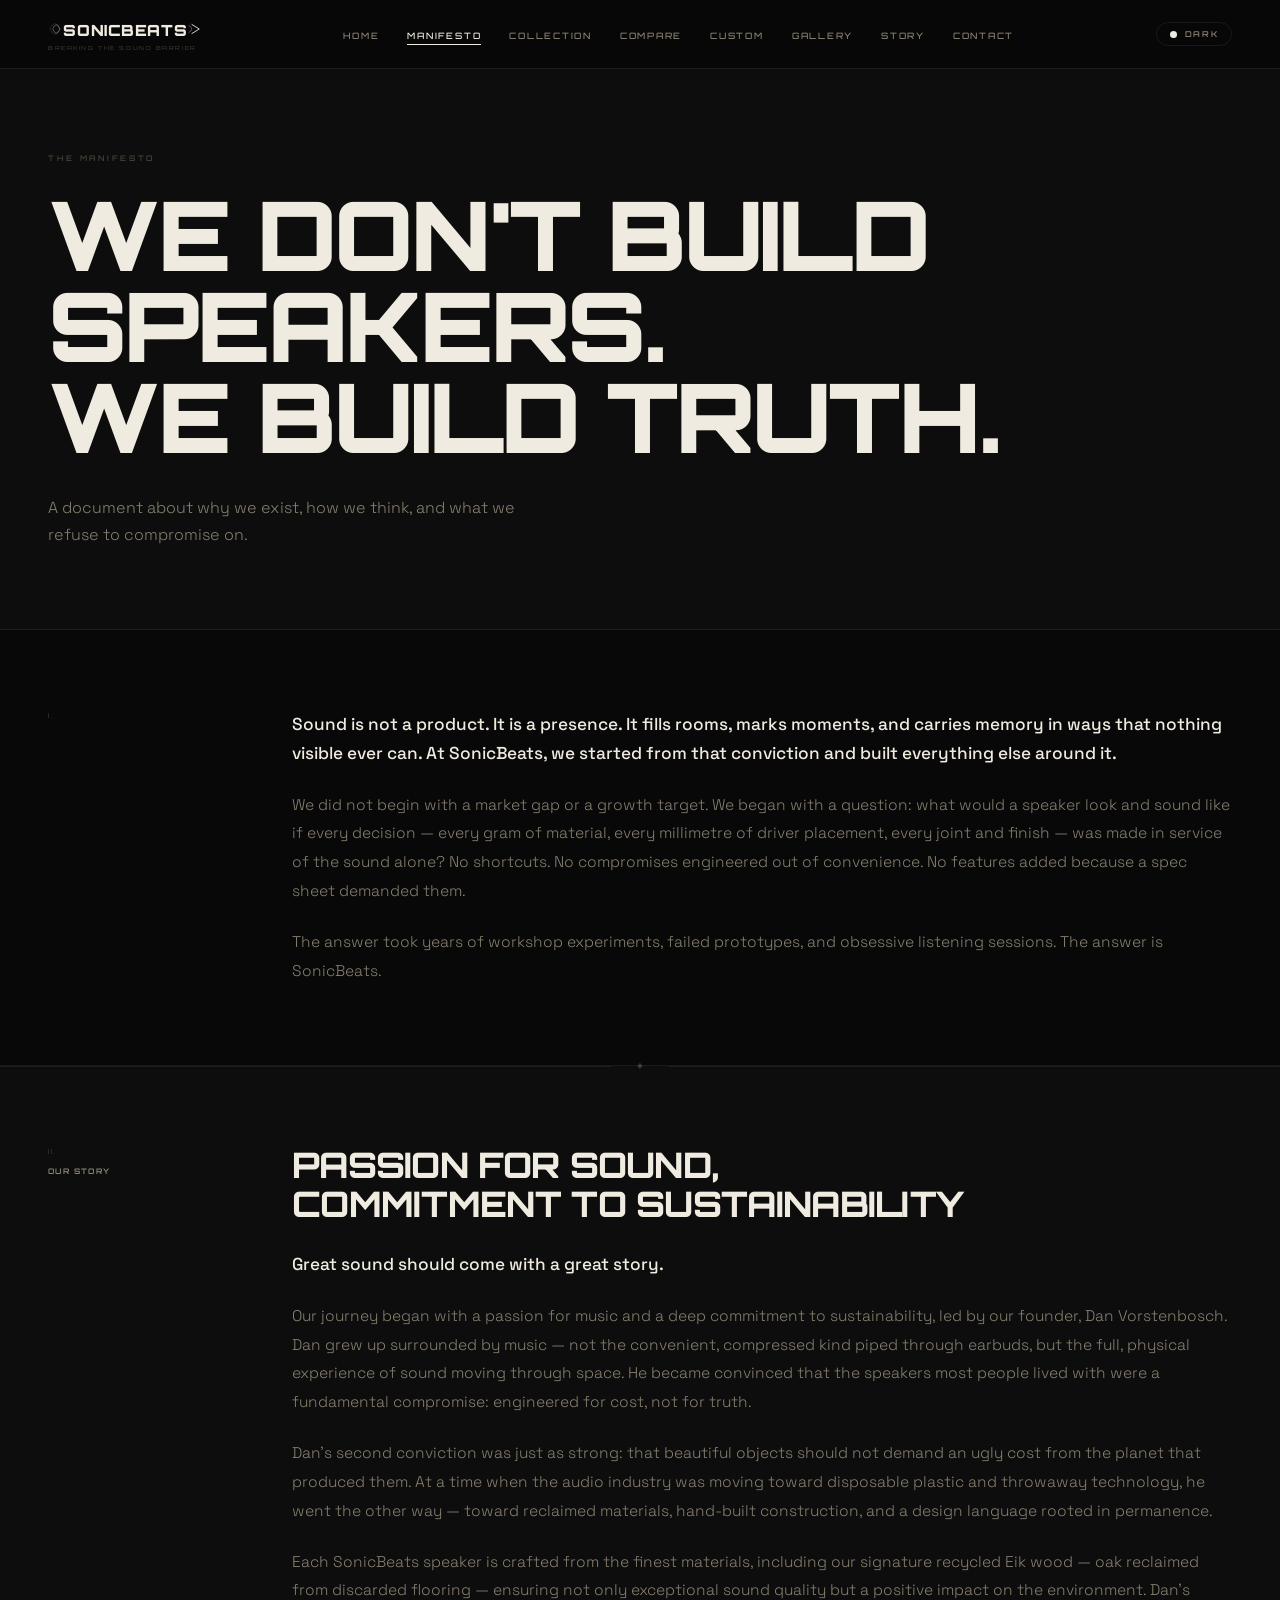
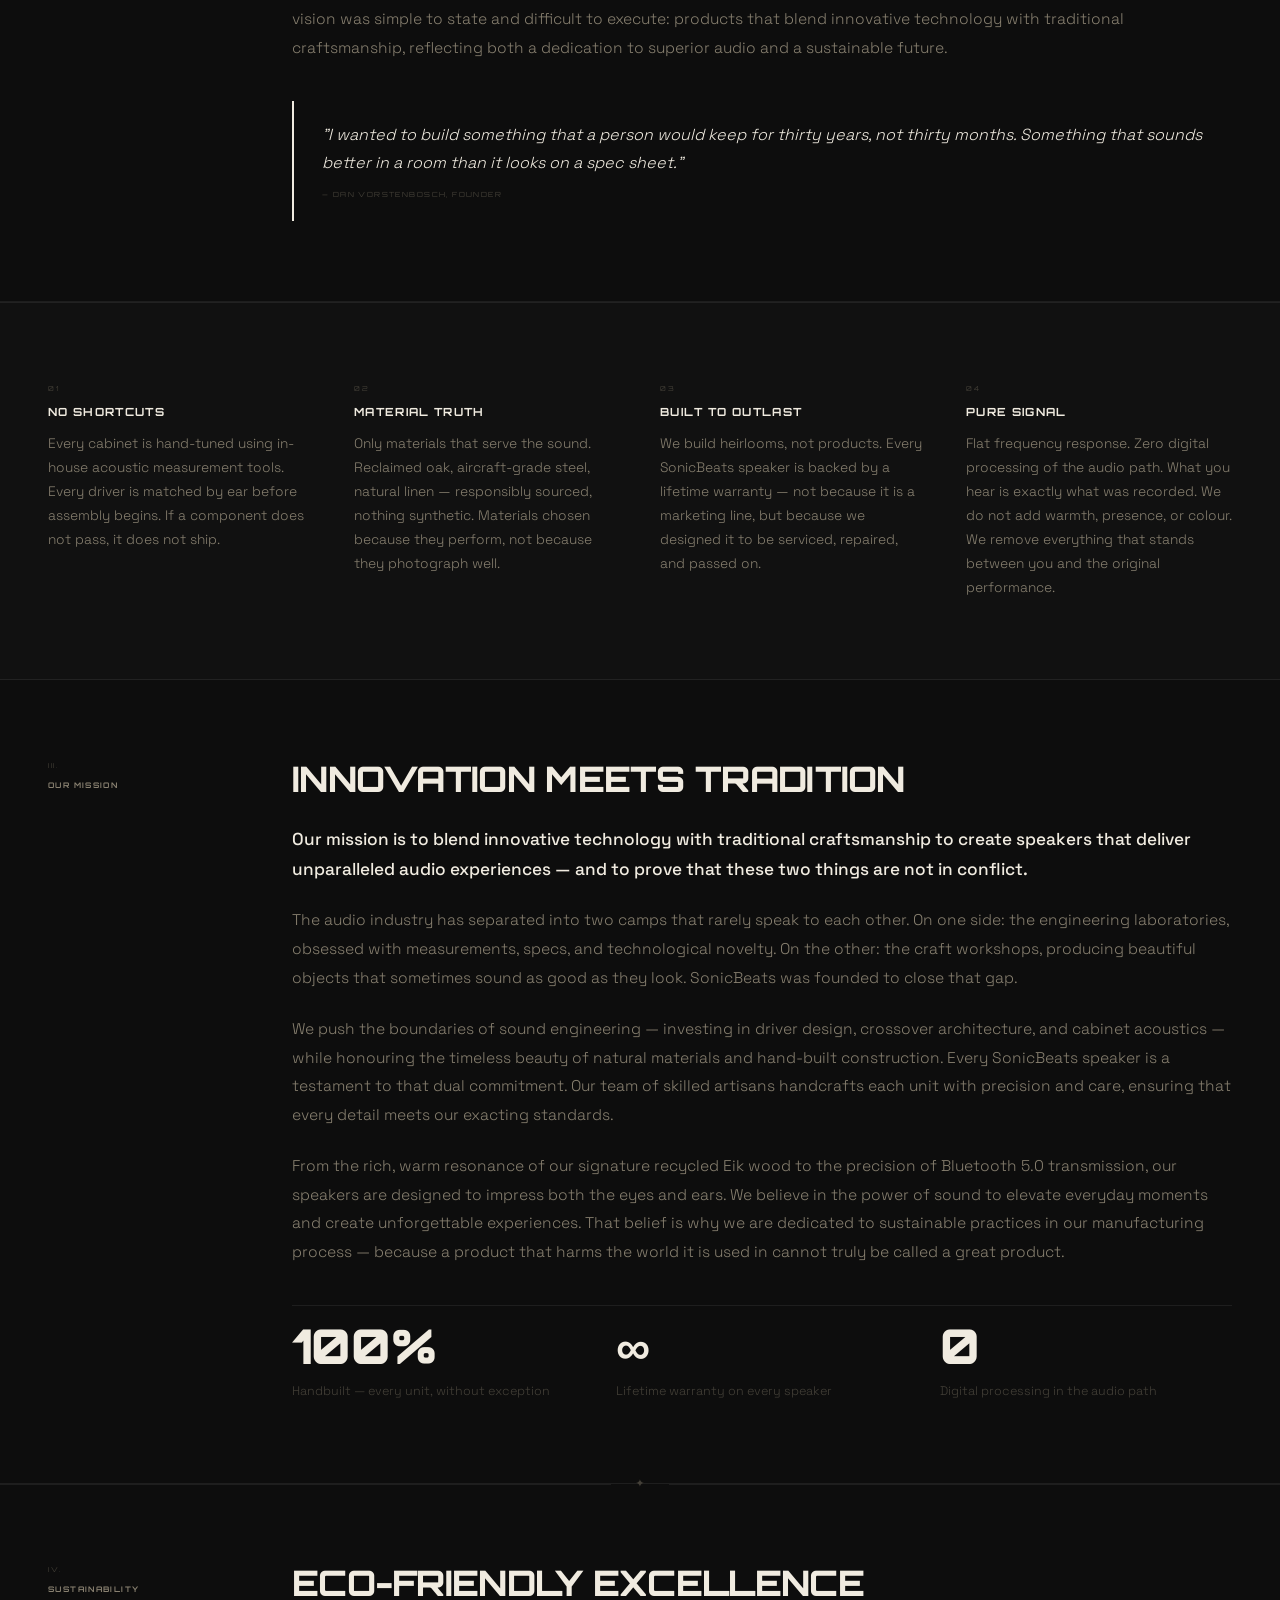
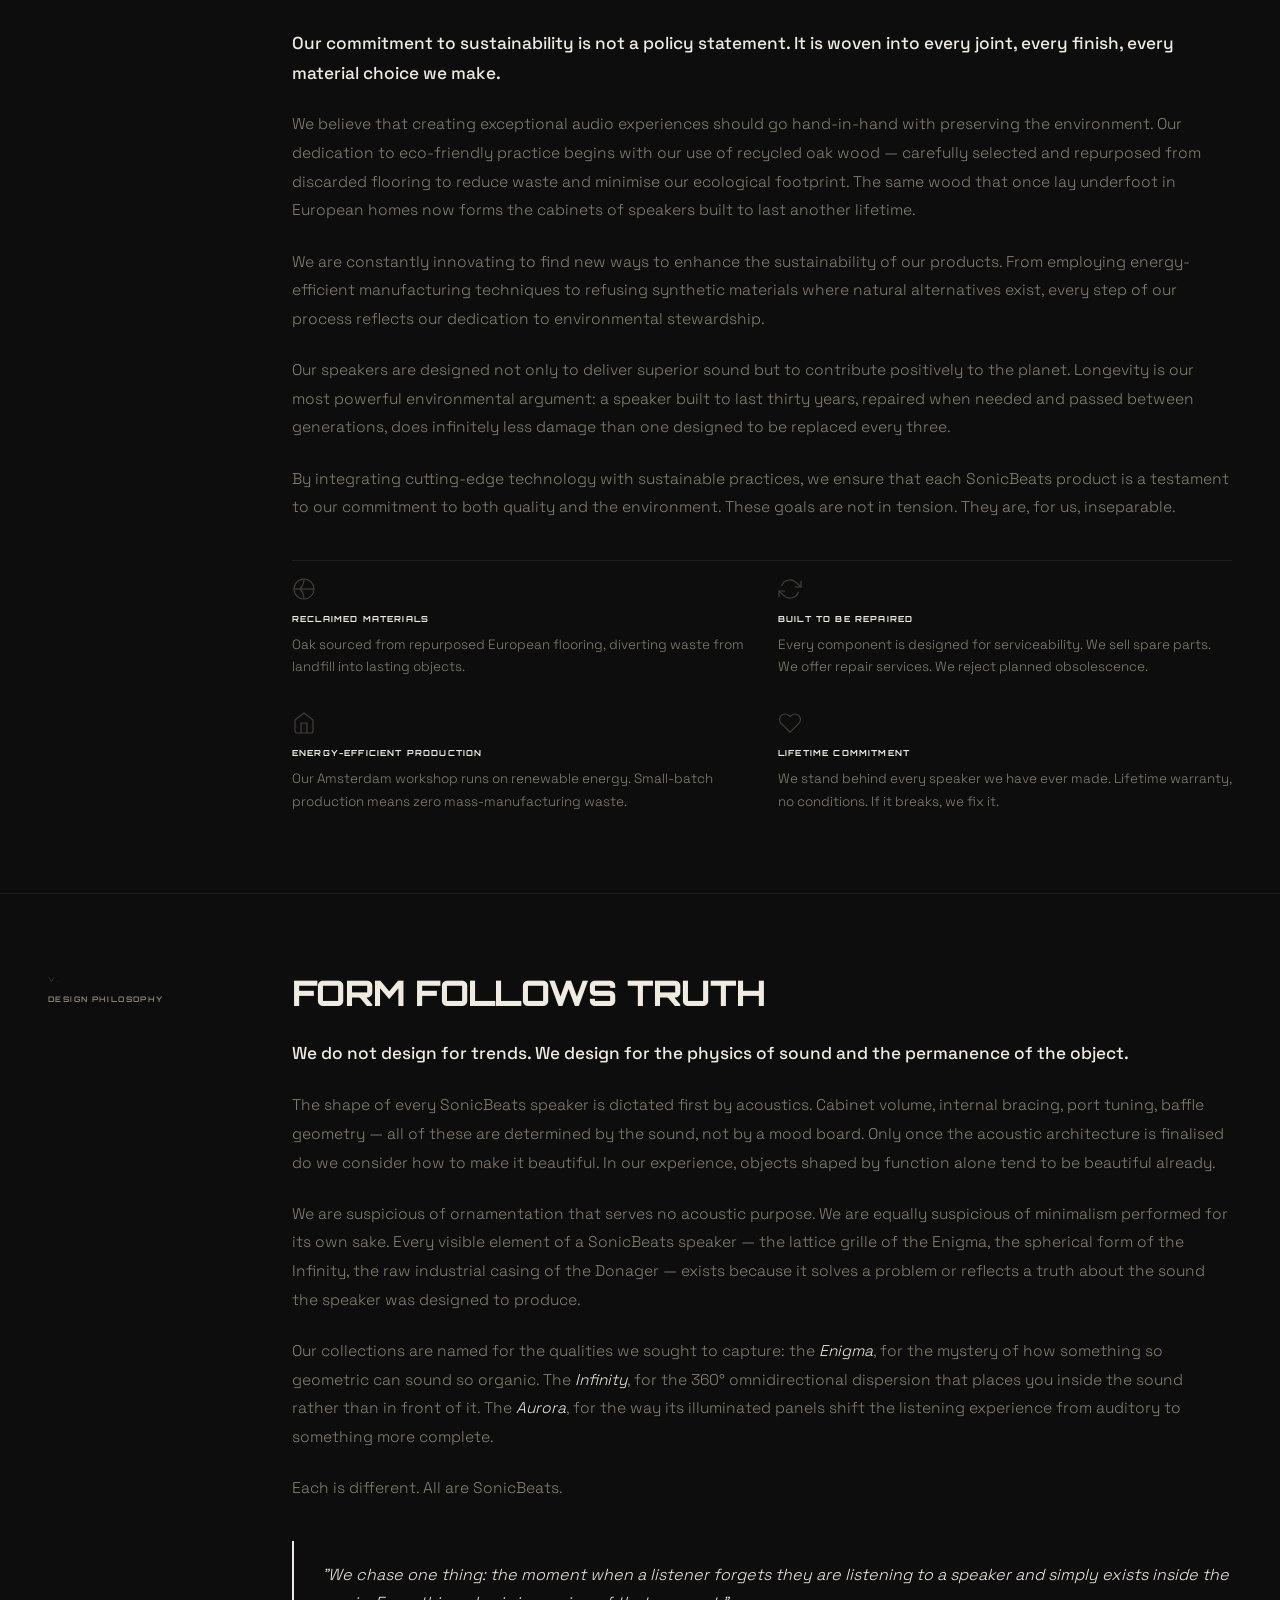
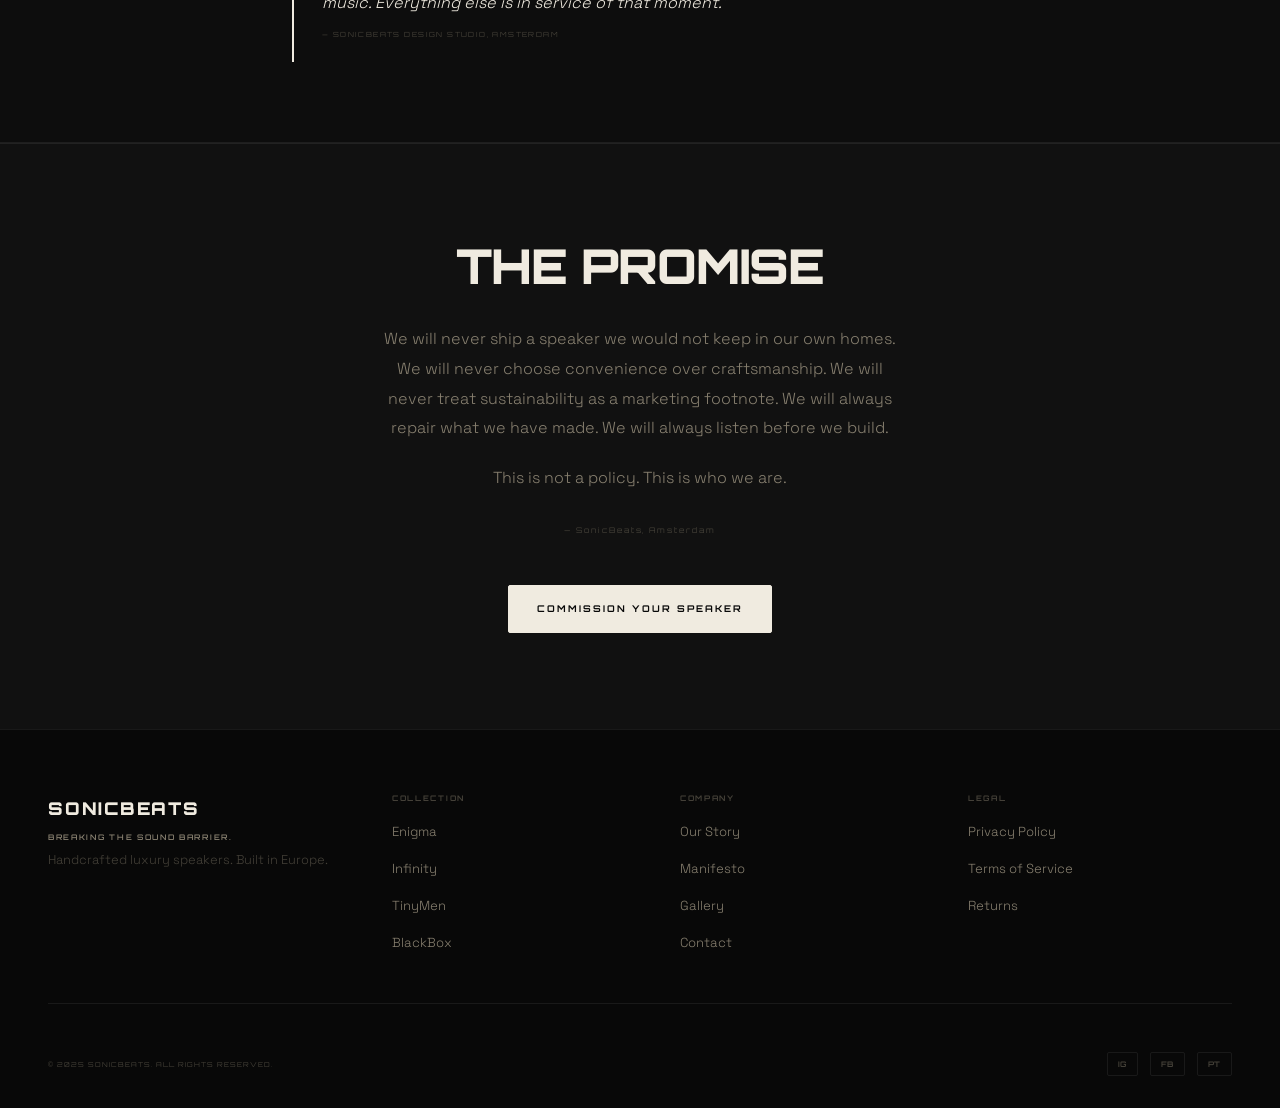
<file: manifesto.html>
<!DOCTYPE html>
<html lang="en" data-theme="dark">
<head>
  <meta charset="UTF-8" />
  <meta name="viewport" content="width=device-width, initial-scale=1.0" />
  <title>The Manifesto — SonicBeats</title>
  <meta name="description" content="The SonicBeats design philosophy — passion for sound, commitment to sustainability, and the pursuit of acoustic truth." />
  <link rel="preconnect" href="https://fonts.googleapis.com" />
  <link rel="preconnect" href="https://fonts.gstatic.com" crossorigin />
  <link href="https://fonts.googleapis.com/css2?family=Orbitron:wght@400;500;600;700;800;900&family=Space+Grotesk:wght@300;400;500&display=swap" rel="stylesheet" />
  <link rel="stylesheet" href="css/styles.css" />
  <link rel="stylesheet" href="css/manifesto.css" />
</head>
<body>

  <!-- ── NAV ──────────────────────────────────────────────────── -->
  <header id="site-header" class="site-header">
    <nav class="nav container" aria-label="Main navigation">
      <a href="index.html" class="nav__logo" aria-label="SonicBeats home">
        <svg class="nav__logo-svg" viewBox="0 0 260 44" fill="none" xmlns="http://www.w3.org/2000/svg" aria-hidden="true">
          <path d="M8,22 Q14,8 20,22 Q14,36 8,22" stroke="currentColor" stroke-width="1.2" fill="none" opacity="0.5"/>
          <path d="M3,22 Q12,4 21,22 Q12,40 3,22" stroke="currentColor" stroke-width="0.8" fill="none" opacity="0.3"/>
          <text x="26" y="34" font-family="'Orbitron',sans-serif" font-size="26" font-weight="900" fill="currentColor" letter-spacing="1">SONICBEATS</text>
          <path d="M243,14 L256,22 L243,30" stroke="currentColor" stroke-width="1.5" fill="none" stroke-linejoin="round"/>
          <path d="M238,16 Q249,22 238,28" stroke="currentColor" stroke-width="1" fill="none" opacity="0.6"/>
        </svg>
        <span class="nav__logo-tagline">BREAKING THE SOUND BARRIER</span>
      </a>

      <ul class="nav__links" role="list">
        <li><a href="index.html" class="nav__link">Home</a></li>
        <li><a href="manifesto.html" class="nav__link nav__link--active">Manifesto</a></li>
        <li><a href="index.html#collections" class="nav__link">Collection</a></li>
        <li><a href="index.html#compare" class="nav__link">Compare</a></li>
        <li><a href="index.html#custom" class="nav__link">Custom</a></li>
        <li><a href="gallery.html" class="nav__link">Gallery</a></li>
        <li><a href="index.html#story" class="nav__link">Story</a></li>
        <li><a href="index.html#contact" class="nav__link">Contact</a></li>
      </ul>

      <div class="nav__actions">
        <button class="theme-toggle" id="theme-toggle" aria-label="Toggle theme">
          <span class="theme-toggle__dot" aria-hidden="true"></span>
          <span class="theme-toggle__label" id="theme-label">DARK</span>
        </button>
        <button class="nav__hamburger" id="menu-toggle" aria-label="Open menu" aria-expanded="false">
          <span></span><span></span><span></span>
        </button>
      </div>
    </nav>

    <div class="mobile-menu" id="mobile-menu" aria-hidden="true">
      <ul role="list">
        <li><a href="index.html" class="mobile-menu__link">Home</a></li>
        <li><a href="manifesto.html" class="mobile-menu__link">Manifesto</a></li>
        <li><a href="index.html#collections" class="mobile-menu__link">Collection</a></li>
        <li><a href="index.html#compare" class="mobile-menu__link">Compare</a></li>
        <li><a href="index.html#custom" class="mobile-menu__link">Custom</a></li>
        <li><a href="gallery.html" class="mobile-menu__link">Gallery</a></li>
        <li><a href="index.html#story" class="mobile-menu__link">Story</a></li>
        <li><a href="index.html#contact" class="mobile-menu__link">Contact</a></li>
      </ul>
    </div>
  </header>

  <main>

    <!-- ── HERO ──────────────────────────────────────────────── -->
    <section class="mf-hero">
      <div class="mf-hero__inner container">
        <span class="mf-hero__label">THE MANIFESTO</span>
        <h1 class="mf-hero__title">We Don't Build<br />Speakers.<br />We Build Truth.</h1>
        <p class="mf-hero__deck">A document about why we exist, how we think, and what we refuse to compromise on.</p>
      </div>
      <div class="mf-hero__line" aria-hidden="true"></div>
    </section>

    <!-- ── OPENING STATEMENT ──────────────────────────────────── -->
    <section class="mf-section mf-opening">
      <div class="container mf-col">
        <div class="mf-col__aside">
          <span class="mf-aside-label">I.</span>
        </div>
        <div class="mf-col__body">
          <p class="mf-lead">Sound is not a product. It is a presence. It fills rooms, marks moments, and carries memory in ways that nothing visible ever can. At SonicBeats, we started from that conviction and built everything else around it.</p>
          <p>We did not begin with a market gap or a growth target. We began with a question: what would a speaker look and sound like if every decision — every gram of material, every millimetre of driver placement, every joint and finish — was made in service of the sound alone? No shortcuts. No compromises engineered out of convenience. No features added because a spec sheet demanded them.</p>
          <p>The answer took years of workshop experiments, failed prototypes, and obsessive listening sessions. The answer is SonicBeats.</p>
        </div>
      </div>
    </section>

    <!-- ── DIVIDER ─────────────────────────────────────────────── -->
    <div class="mf-divider container" aria-hidden="true">
      <span>✦</span>
    </div>

    <!-- ── OUR STORY ──────────────────────────────────────────── -->
    <section class="mf-section">
      <div class="container mf-col">
        <div class="mf-col__aside">
          <span class="mf-aside-label">II.</span>
          <span class="mf-aside-title">Our Story</span>
        </div>
        <div class="mf-col__body">
          <h2 class="mf-heading">Passion for Sound,<br />Commitment to Sustainability</h2>
          <p class="mf-lead">Great sound should come with a great story.</p>
          <p>Our journey began with a passion for music and a deep commitment to sustainability, led by our founder, Dan Vorstenbosch. Dan grew up surrounded by music — not the convenient, compressed kind piped through earbuds, but the full, physical experience of sound moving through space. He became convinced that the speakers most people lived with were a fundamental compromise: engineered for cost, not for truth.</p>
          <p>Dan's second conviction was just as strong: that beautiful objects should not demand an ugly cost from the planet that produced them. At a time when the audio industry was moving toward disposable plastic and throwaway technology, he went the other way — toward reclaimed materials, hand-built construction, and a design language rooted in permanence.</p>
          <p>Each SonicBeats speaker is crafted from the finest materials, including our signature recycled Eik wood — oak reclaimed from discarded flooring — ensuring not only exceptional sound quality but a positive impact on the environment. Dan's vision was simple to state and difficult to execute: products that blend innovative technology with traditional craftsmanship, reflecting both a dedication to superior audio and a sustainable future.</p>
          <blockquote class="mf-quote">
            "I wanted to build something that a person would keep for thirty years, not thirty months. Something that sounds better in a room than it looks on a spec sheet."
            <cite>— Dan Vorstenbosch, Founder</cite>
          </blockquote>
        </div>
      </div>
    </section>

    <!-- ── PRINCIPLES STRIP ───────────────────────────────────── -->
    <section class="mf-principles">
      <div class="container">
        <div class="mf-principles__grid">
          <div class="mf-principle">
            <span class="mf-principle__num">01</span>
            <h3 class="mf-principle__title">No Shortcuts</h3>
            <p>Every cabinet is hand-tuned using in-house acoustic measurement tools. Every driver is matched by ear before assembly begins. If a component does not pass, it does not ship.</p>
          </div>
          <div class="mf-principle">
            <span class="mf-principle__num">02</span>
            <h3 class="mf-principle__title">Material Truth</h3>
            <p>Only materials that serve the sound. Reclaimed oak, aircraft-grade steel, natural linen — responsibly sourced, nothing synthetic. Materials chosen because they perform, not because they photograph well.</p>
          </div>
          <div class="mf-principle">
            <span class="mf-principle__num">03</span>
            <h3 class="mf-principle__title">Built to Outlast</h3>
            <p>We build heirlooms, not products. Every SonicBeats speaker is backed by a lifetime warranty — not because it is a marketing line, but because we designed it to be serviced, repaired, and passed on.</p>
          </div>
          <div class="mf-principle">
            <span class="mf-principle__num">04</span>
            <h3 class="mf-principle__title">Pure Signal</h3>
            <p>Flat frequency response. Zero digital processing of the audio path. What you hear is exactly what was recorded. We do not add warmth, presence, or colour. We remove everything that stands between you and the original performance.</p>
          </div>
        </div>
      </div>
    </section>

    <!-- ── OUR MISSION ────────────────────────────────────────── -->
    <section class="mf-section">
      <div class="container mf-col">
        <div class="mf-col__aside">
          <span class="mf-aside-label">III.</span>
          <span class="mf-aside-title">Our Mission</span>
        </div>
        <div class="mf-col__body">
          <h2 class="mf-heading">Innovation Meets Tradition</h2>
          <p class="mf-lead">Our mission is to blend innovative technology with traditional craftsmanship to create speakers that deliver unparalleled audio experiences — and to prove that these two things are not in conflict.</p>
          <p>The audio industry has separated into two camps that rarely speak to each other. On one side: the engineering laboratories, obsessed with measurements, specs, and technological novelty. On the other: the craft workshops, producing beautiful objects that sometimes sound as good as they look. SonicBeats was founded to close that gap.</p>
          <p>We push the boundaries of sound engineering — investing in driver design, crossover architecture, and cabinet acoustics — while honouring the timeless beauty of natural materials and hand-built construction. Every SonicBeats speaker is a testament to that dual commitment. Our team of skilled artisans handcrafts each unit with precision and care, ensuring that every detail meets our exacting standards.</p>
          <p>From the rich, warm resonance of our signature recycled Eik wood to the precision of Bluetooth 5.0 transmission, our speakers are designed to impress both the eyes and ears. We believe in the power of sound to elevate everyday moments and create unforgettable experiences. That belief is why we are dedicated to sustainable practices in our manufacturing process — because a product that harms the world it is used in cannot truly be called a great product.</p>

          <div class="mf-stats">
            <div class="mf-stat">
              <span class="mf-stat__num">100%</span>
              <span class="mf-stat__label">Handbuilt — every unit, without exception</span>
            </div>
            <div class="mf-stat">
              <span class="mf-stat__num">∞</span>
              <span class="mf-stat__label">Lifetime warranty on every speaker</span>
            </div>
            <div class="mf-stat">
              <span class="mf-stat__num">0</span>
              <span class="mf-stat__label">Digital processing in the audio path</span>
            </div>
          </div>
        </div>
      </div>
    </section>

    <!-- ── DIVIDER ─────────────────────────────────────────────── -->
    <div class="mf-divider container" aria-hidden="true">
      <span>✦</span>
    </div>

    <!-- ── SUSTAINABILITY ─────────────────────────────────────── -->
    <section class="mf-section">
      <div class="container mf-col">
        <div class="mf-col__aside">
          <span class="mf-aside-label">IV.</span>
          <span class="mf-aside-title">Sustainability</span>
        </div>
        <div class="mf-col__body">
          <h2 class="mf-heading">Eco-Friendly Excellence</h2>
          <p class="mf-lead">Our commitment to sustainability is not a policy statement. It is woven into every joint, every finish, every material choice we make.</p>
          <p>We believe that creating exceptional audio experiences should go hand-in-hand with preserving the environment. Our dedication to eco-friendly practice begins with our use of recycled oak wood — carefully selected and repurposed from discarded flooring to reduce waste and minimise our ecological footprint. The same wood that once lay underfoot in European homes now forms the cabinets of speakers built to last another lifetime.</p>
          <p>We are constantly innovating to find new ways to enhance the sustainability of our products. From employing energy-efficient manufacturing techniques to refusing synthetic materials where natural alternatives exist, every step of our process reflects our dedication to environmental stewardship.</p>
          <p>Our speakers are designed not only to deliver superior sound but to contribute positively to the planet. Longevity is our most powerful environmental argument: a speaker built to last thirty years, repaired when needed and passed between generations, does infinitely less damage than one designed to be replaced every three.</p>
          <p>By integrating cutting-edge technology with sustainable practices, we ensure that each SonicBeats product is a testament to our commitment to both quality and the environment. These goals are not in tension. They are, for us, inseparable.</p>

          <div class="mf-eco-pillars">
            <div class="mf-eco-pillar">
              <div class="mf-eco-pillar__icon" aria-hidden="true">
                <svg width="24" height="24" viewBox="0 0 24 24" fill="none" stroke="currentColor" stroke-width="1.2"><path d="M12 2a10 10 0 1 0 0 20A10 10 0 0 0 12 2z"/><path d="M12 2c0 5.5-4 10-4 10s4 4.5 4 10"/><path d="M2 12h20"/></svg>
              </div>
              <h4>Reclaimed Materials</h4>
              <p>Oak sourced from repurposed European flooring, diverting waste from landfill into lasting objects.</p>
            </div>
            <div class="mf-eco-pillar">
              <div class="mf-eco-pillar__icon" aria-hidden="true">
                <svg width="24" height="24" viewBox="0 0 24 24" fill="none" stroke="currentColor" stroke-width="1.2"><polyline points="23 4 23 10 17 10"/><polyline points="1 20 1 14 7 14"/><path d="M3.51 9a9 9 0 0 1 14.85-3.36L23 10M1 14l4.64 4.36A9 9 0 0 0 20.49 15"/></svg>
              </div>
              <h4>Built to Be Repaired</h4>
              <p>Every component is designed for serviceability. We sell spare parts. We offer repair services. We reject planned obsolescence.</p>
            </div>
            <div class="mf-eco-pillar">
              <div class="mf-eco-pillar__icon" aria-hidden="true">
                <svg width="24" height="24" viewBox="0 0 24 24" fill="none" stroke="currentColor" stroke-width="1.2"><path d="M3 9l9-7 9 7v11a2 2 0 0 1-2 2H5a2 2 0 0 1-2-2z"/><polyline points="9 22 9 12 15 12 15 22"/></svg>
              </div>
              <h4>Energy-Efficient Production</h4>
              <p>Our Amsterdam workshop runs on renewable energy. Small-batch production means zero mass-manufacturing waste.</p>
            </div>
            <div class="mf-eco-pillar">
              <div class="mf-eco-pillar__icon" aria-hidden="true">
                <svg width="24" height="24" viewBox="0 0 24 24" fill="none" stroke="currentColor" stroke-width="1.2"><path d="M20.84 4.61a5.5 5.5 0 0 0-7.78 0L12 5.67l-1.06-1.06a5.5 5.5 0 0 0-7.78 7.78l1.06 1.06L12 21.23l7.78-7.78 1.06-1.06a5.5 5.5 0 0 0 0-7.78z"/></svg>
              </div>
              <h4>Lifetime Commitment</h4>
              <p>We stand behind every speaker we have ever made. Lifetime warranty, no conditions. If it breaks, we fix it.</p>
            </div>
          </div>
        </div>
      </div>
    </section>

    <!-- ── DESIGN PHILOSOPHY ──────────────────────────────────── -->
    <section class="mf-section">
      <div class="container mf-col">
        <div class="mf-col__aside">
          <span class="mf-aside-label">V.</span>
          <span class="mf-aside-title">Design Philosophy</span>
        </div>
        <div class="mf-col__body">
          <h2 class="mf-heading">Form Follows Truth</h2>
          <p class="mf-lead">We do not design for trends. We design for the physics of sound and the permanence of the object.</p>
          <p>The shape of every SonicBeats speaker is dictated first by acoustics. Cabinet volume, internal bracing, port tuning, baffle geometry — all of these are determined by the sound, not by a mood board. Only once the acoustic architecture is finalised do we consider how to make it beautiful. In our experience, objects shaped by function alone tend to be beautiful already.</p>
          <p>We are suspicious of ornamentation that serves no acoustic purpose. We are equally suspicious of minimalism performed for its own sake. Every visible element of a SonicBeats speaker — the lattice grille of the Enigma, the spherical form of the Infinity, the raw industrial casing of the Donager — exists because it solves a problem or reflects a truth about the sound the speaker was designed to produce.</p>
          <p>Our collections are named for the qualities we sought to capture: the <em>Enigma</em>, for the mystery of how something so geometric can sound so organic. The <em>Infinity</em>, for the 360° omnidirectional dispersion that places you inside the sound rather than in front of it. The <em>Aurora</em>, for the way its illuminated panels shift the listening experience from auditory to something more complete.</p>
          <p>Each is different. All are SonicBeats.</p>

          <blockquote class="mf-quote">
            "We chase one thing: the moment when a listener forgets they are listening to a speaker and simply exists inside the music. Everything else is in service of that moment."
            <cite>— SonicBeats Design Studio, Amsterdam</cite>
          </blockquote>
        </div>
      </div>
    </section>

    <!-- ── CLOSING ────────────────────────────────────────────── -->
    <section class="mf-closing">
      <div class="container">
        <h2 class="mf-closing__title">The Promise</h2>
        <p class="mf-closing__body">We will never ship a speaker we would not keep in our own homes. We will never choose convenience over craftsmanship. We will never treat sustainability as a marketing footnote. We will always repair what we have made. We will always listen before we build.</p>
        <p class="mf-closing__body">This is not a policy. This is who we are.</p>
        <div class="mf-closing__sig">— SonicBeats, Amsterdam</div>
        <a href="index.html#custom" class="btn btn--primary mf-closing__cta">COMMISSION YOUR SPEAKER</a>
      </div>
    </section>

  </main>

  <!-- ── FOOTER ────────────────────────────────────────────────── -->
  <footer class="site-footer">
    <div class="container">
      <div class="site-footer__top">
        <div class="site-footer__brand">
          <span class="site-footer__logo">SONICBEATS</span>
          <p class="site-footer__tagline">Breaking the Sound Barrier.</p>
          <p class="site-footer__sub">Handcrafted luxury speakers. Built in Europe.</p>
        </div>
        <div class="site-footer__links">
          <div class="site-footer__nav">
            <h4>Collection</h4>
            <ul>
              <li><a href="index.html#collections">Enigma</a></li>
              <li><a href="index.html#collections">Infinity</a></li>
              <li><a href="index.html#collections">TinyMen</a></li>
              <li><a href="index.html#collections">BlackBox</a></li>
            </ul>
          </div>
          <div class="site-footer__nav">
            <h4>Company</h4>
            <ul>
              <li><a href="index.html#story">Our Story</a></li>
              <li><a href="manifesto.html">Manifesto</a></li>
              <li><a href="gallery.html">Gallery</a></li>
              <li><a href="index.html#contact">Contact</a></li>
            </ul>
          </div>
          <div class="site-footer__nav">
            <h4>Legal</h4>
            <ul>
              <li><a href="#">Privacy Policy</a></li>
              <li><a href="#">Terms of Service</a></li>
              <li><a href="#">Returns</a></li>
            </ul>
          </div>
        </div>
      </div>
      <div class="site-footer__bottom">
        <p class="site-footer__copy">&copy; 2025 SonicBeats. All rights reserved.</p>
        <div class="site-footer__social">
          <a href="#" aria-label="Instagram">IG</a>
          <a href="#" aria-label="Facebook">FB</a>
          <a href="#" aria-label="Pinterest">PT</a>
        </div>
      </div>
    </div>
  </footer>

  <script>
    /* Minimal standalone boot — theme + nav */
    (function () {
      const html = document.documentElement;
      const btn  = document.getElementById('theme-toggle');
      const lbl  = document.getElementById('theme-label');
      const LABELS = { dark: 'DARK', white: 'LIGHT' };
      function apply(t) {
        html.setAttribute('data-theme', t);
        localStorage.setItem('sb-theme', t);
        if (lbl) lbl.textContent = LABELS[t] || t.toUpperCase();
      }
      apply(localStorage.getItem('sb-theme') || 'dark');
      btn?.addEventListener('click', () => {
        apply(html.getAttribute('data-theme') === 'dark' ? 'white' : 'dark');
      });

      /* Mobile menu */
      const menuBtn    = document.getElementById('menu-toggle');
      const mobileMenu = document.getElementById('mobile-menu');
      let open = false;
      menuBtn?.addEventListener('click', () => {
        open = !open;
        menuBtn.classList.toggle('open', open);
        mobileMenu.classList.toggle('open', open);
        mobileMenu.setAttribute('aria-hidden', String(!open));
        menuBtn.setAttribute('aria-expanded', String(open));
      });

      /* Sticky nav */
      const header = document.getElementById('site-header');
      if (header) {
        const s = document.createElement('div');
        s.style.cssText = 'position:absolute;top:0;height:1px;width:1px;pointer-events:none';
        document.body.prepend(s);
        new IntersectionObserver(
          ([e]) => header.classList.toggle('scrolled', !e.isIntersecting),
          { rootMargin: '-72px 0px 0px 0px' }
        ).observe(s);
      }
    })();
  </script>
</body>
</html>
</file>
<file: css/styles.css>
/* ================================================================
   SONICBEATS — STYLESHEET v3
   Orbitron-first · 2 Themes (dark / white) · Black & White only
================================================================ */

/* ── 1. THEME TOKENS ─────────────────────────────────────────── */

/* ── DARK (default) ── */
:root,
:root[data-theme="dark"] {
  --bg-base:        #080808;
  --bg-primary:     #0d0d0d;
  --bg-secondary:   #111111;
  --bg-card:        #171717;
  --bg-card-hover:  #1e1e1e;
  --bg-nav:         rgba(8,8,8,0.94);
  --bg-overlay:     rgba(0,0,0,0.75);

  --text-primary:   #f0ebe0;
  --text-secondary: #888070;
  --text-muted:     #444038;
  --text-inverse:   #0d0d0d;

  --accent:         #f0ebe0;
  --accent-lt:      #ffffff;
  --accent-dk:      #aaa49a;
  --accent-rgb:     240,235,224;

  --border:         rgba(255,255,255,0.07);
  --border-hover:   rgba(255,255,255,0.3);

  --mouse-glow:     rgba(255,255,255,0.04);
  --glow:           rgba(255,255,255,0.08);
  --glow-strong:    rgba(255,255,255,0.18);

  --speaker-face:   #141414;
  --speaker-wood:   #3e2410;
  --speaker-accent: #f0ebe0;
  --speaker-glow:   rgba(240,235,224,0.12);

  --shadow-card:    0 4px 40px rgba(0,0,0,0.65);
  --shadow-hover:   0 16px 64px rgba(0,0,0,0.8), 0 0 48px rgba(255,255,255,0.06);

  --scroll-bar:     var(--accent);
  --theme-dot:      #f0ebe0;
}

/* ── WHITE — pure black & white only ── */
:root[data-theme="white"] {
  --bg-base:        #ffffff;
  --bg-primary:     #fafafa;
  --bg-secondary:   #f2f2f2;
  --bg-card:        #ffffff;
  --bg-card-hover:  #f5f5f5;
  --bg-nav:         rgba(255,255,255,0.97);
  --bg-overlay:     rgba(0,0,0,0.55);

  --text-primary:   #0a0a0a;
  --text-secondary: #555555;
  --text-muted:     #aaaaaa;
  --text-inverse:   #ffffff;

  --accent:         #0a0a0a;
  --accent-lt:      #333333;
  --accent-dk:      #000000;
  --accent-rgb:     10,10,10;

  --border:         rgba(0,0,0,0.09);
  --border-hover:   rgba(0,0,0,0.5);

  --mouse-glow:     rgba(0,0,0,0.03);
  --glow:           rgba(0,0,0,0.08);
  --glow-strong:    rgba(0,0,0,0.18);

  --speaker-face:   #1a1a1a;
  --speaker-wood:   #4a2e1a;
  --speaker-accent: #0a0a0a;
  --speaker-glow:   rgba(0,0,0,0.15);

  --shadow-card:    0 4px 30px rgba(0,0,0,0.09);
  --shadow-hover:   0 12px 50px rgba(0,0,0,0.18), 0 0 32px rgba(0,0,0,0.08);

  --scroll-bar:     var(--accent);
  --theme-dot:      #0a0a0a;
}

/* ── 2. RESET & BASE ─────────────────────────────────────────── */
*, *::before, *::after { box-sizing: border-box; margin: 0; padding: 0; }

html {
  font-size: 16px;
  scroll-behavior: smooth;
  -webkit-text-size-adjust: 100%;
}

body {
  background-color: var(--bg-base);
  color: var(--text-primary);
  font-family: 'Space Grotesk', system-ui, sans-serif;
  font-weight: 300;
  line-height: 1.65;
  overflow-x: hidden;
  -webkit-font-smoothing: antialiased;
  -moz-osx-font-smoothing: grayscale;
  transition: background-color 0.5s cubic-bezier(0.4,0,0.2,1),
              color 0.5s cubic-bezier(0.4,0,0.2,1);
}

img, svg { display: block; max-width: 100%; }
a { color: inherit; text-decoration: none; }
ul { list-style: none; }
button { cursor: pointer; border: none; background: none; font-family: inherit; color: inherit; }
input, textarea { font-family: inherit; color: inherit; }
:focus-visible { outline: 2px solid var(--accent); outline-offset: 3px; }

/* ── 3. TYPOGRAPHY — Orbitron throughout ────────────────────── */
h1, h2, h3, h4, h5, h6,
.section-title, .h1, .h2 {
  font-family: 'Orbitron', sans-serif;
  font-weight: 700;
  line-height: 1.1;
  letter-spacing: -0.01em;
}

.section-title {
  font-size: clamp(1.6rem, 5vw, 3rem);
  color: var(--text-primary);
  margin-bottom: 1rem;
  line-height: 1.15;
}

.section-sub {
  font-size: clamp(0.875rem, 3vw, 1rem);
  color: var(--text-secondary);
  line-height: 1.75;
  margin-bottom: 2rem;
  max-width: 50ch;
}

.eyebrow {
  display: inline-block;
  font-family: 'Orbitron', sans-serif;
  font-size: 0.52rem;
  font-weight: 600;
  letter-spacing: 0.3em;
  text-transform: uppercase;
  color: var(--text-muted);
  margin-bottom: 1rem;
  border-left: 2px solid var(--accent);
  padding-left: 0.6rem;
}

/* ── 4. LAYOUT ───────────────────────────────────────────────── */
.container {
  width: 100%;
  max-width: 1360px;
  margin: 0 auto;
  padding: 0 1.25rem;
}

.section { padding: 4.5rem 0; }
.section--full { min-height: 100dvh; padding: 0; }

/* ── 5. CURSOR LIGHT ─────────────────────────────────────────── */
#cursor-light {
  position: fixed;
  top: 0; left: 0;
  width: 600px; height: 600px;
  border-radius: 50%;
  background: radial-gradient(circle closest-side, var(--mouse-glow) 0%, transparent 100%);
  transform: translate(-9999px, -9999px);
  pointer-events: none;
  z-index: 1;
  will-change: transform;
  display: none;
}
@media (pointer: fine) { #cursor-light { display: block; } }

/* ── 6. NAVIGATION ───────────────────────────────────────────── */
.site-header {
  position: fixed;
  top: 0; left: 0; right: 0;
  z-index: 1000;
  transition: background 0.4s, backdrop-filter 0.4s, box-shadow 0.4s;
}
.site-header.scrolled {
  background: var(--bg-nav);
  backdrop-filter: blur(24px);
  -webkit-backdrop-filter: blur(24px);
  box-shadow: 0 1px 0 var(--border);
}

.nav {
  display: flex;
  align-items: center;
  justify-content: space-between;
  height: 60px;
  padding: 0 1.25rem;
}

.nav__logo {
  display: flex;
  flex-direction: column;
  align-items: flex-start;
  gap: 1px;
  color: var(--text-primary);
  transition: opacity 0.3s;
  flex-shrink: 0;
}
.nav__logo:hover { opacity: 0.75; }
.nav__logo-svg { height: 26px; width: auto; }
.nav__logo-tagline {
  font-family: 'Orbitron', sans-serif;
  font-size: 0.35rem;
  letter-spacing: 0.28em;
  text-transform: uppercase;
  color: var(--text-muted);
  display: none;
}

.nav__links {
  display: none;
  gap: 1.75rem;
  align-items: center;
}
.nav__link {
  font-family: 'Orbitron', sans-serif;
  font-size: 0.55rem;
  font-weight: 500;
  letter-spacing: 0.2em;
  text-transform: uppercase;
  color: var(--text-secondary);
  position: relative;
  transition: color 0.3s;
}
.nav__link::after {
  content: '';
  position: absolute;
  bottom: -4px; left: 0;
  width: 0; height: 1px;
  background: var(--accent);
  transition: width 0.3s cubic-bezier(0.4,0,0.2,1);
}
.nav__link:hover, .nav__link--active { color: var(--text-primary); }
.nav__link:hover::after, .nav__link--active::after { width: 100%; }

.nav__actions {
  display: flex;
  align-items: center;
  gap: 0.75rem;
}

.theme-toggle {
  display: flex;
  align-items: center;
  gap: 0.5rem;
  font-family: 'Orbitron', sans-serif;
  font-size: 0.5rem;
  font-weight: 600;
  letter-spacing: 0.2em;
  text-transform: uppercase;
  color: var(--text-secondary);
  border: 1px solid var(--border);
  border-radius: 2rem;
  padding: 0.4rem 0.8rem;
  transition: all 0.3s;
  white-space: nowrap;
}
.theme-toggle:hover { color: var(--text-primary); border-color: var(--border-hover); }
.theme-toggle__dot {
  width: 7px; height: 7px;
  border-radius: 50%;
  background: var(--theme-dot);
  flex-shrink: 0;
  transition: background 0.4s;
}

.nav__cart {
  font-family: 'Orbitron', sans-serif;
  font-size: 0.5rem;
  font-weight: 600;
  letter-spacing: 0.15em;
  text-transform: uppercase;
  color: var(--text-secondary);
  border: 1px solid var(--border);
  padding: 0.4rem 0.9rem;
  border-radius: 2rem;
  transition: all 0.3s;
  white-space: nowrap;
}
.nav__cart:hover { color: var(--text-primary); border-color: var(--border-hover); }

.nav__hamburger {
  display: flex;
  flex-direction: column;
  gap: 5px;
  padding: 4px;
}
.nav__hamburger span {
  display: block;
  width: 20px; height: 1.5px;
  background: var(--text-primary);
  transition: all 0.3s;
  border-radius: 1px;
}
.nav__hamburger.open span:nth-child(1) { transform: translateY(6.5px) rotate(45deg); }
.nav__hamburger.open span:nth-child(2) { opacity: 0; transform: scaleX(0); }
.nav__hamburger.open span:nth-child(3) { transform: translateY(-6.5px) rotate(-45deg); }

.mobile-menu {
  position: absolute;
  top: 60px; left: 0; right: 0;
  background: var(--bg-nav);
  backdrop-filter: blur(24px);
  -webkit-backdrop-filter: blur(24px);
  border-top: 1px solid var(--border);
  padding: 1.5rem 1.25rem 2rem;
  transform: translateY(-8px);
  opacity: 0;
  pointer-events: none;
  transition: opacity 0.28s, transform 0.28s;
  display: block;
}
.mobile-menu.open {
  opacity: 1;
  transform: translateY(0);
  pointer-events: all;
}
.mobile-menu__link {
  display: block;
  font-family: 'Orbitron', sans-serif;
  font-size: 1.1rem;
  font-weight: 800;
  color: var(--text-secondary);
  padding: 0.75rem 0;
  border-bottom: 1px solid var(--border);
  letter-spacing: 0.08em;
  transition: color 0.25s;
}
.mobile-menu__link:last-child { border-bottom: none; }
.mobile-menu__link:hover { color: var(--text-primary); }

/* ── 7. BUTTONS ──────────────────────────────────────────────── */
.btn {
  display: inline-flex;
  align-items: center;
  justify-content: center;
  gap: 0.6rem;
  font-family: 'Orbitron', sans-serif;
  font-size: 0.58rem;
  font-weight: 700;
  letter-spacing: 0.22em;
  text-transform: uppercase;
  padding: 0.9rem 1.75rem;
  border-radius: 2px;
  transition: all 0.3s cubic-bezier(0.4,0,0.2,1);
  white-space: nowrap;
  cursor: pointer;
  min-height: 48px;
}

.btn--primary {
  background: var(--accent);
  color: var(--bg-base);
  font-weight: 700;
  border: 1px solid var(--accent);
}
.btn--primary:hover {
  background: transparent;
  color: var(--accent);
  transform: translateY(-2px);
  box-shadow: 0 8px 32px var(--glow);
}
.btn--primary:active { transform: translateY(0); }

.btn--outline {
  background: transparent;
  color: var(--text-primary);
  border: 1px solid var(--border-hover);
}
.btn--outline:hover {
  background: var(--accent);
  color: var(--bg-base);
  border-color: var(--accent);
  transform: translateY(-2px);
}

.btn--ghost {
  background: transparent;
  color: var(--text-primary);
  border: 1px solid var(--border);
}
.btn--ghost:hover {
  border-color: var(--border-hover);
  transform: translateY(-2px);
}

.btn--sm { padding: 0.6rem 1.2rem; font-size: 0.5rem; min-height: 40px; }
.btn--full { width: 100%; }

.btn--ghost__play {
  display: flex; align-items: center; justify-content: center;
  width: 26px; height: 26px;
  border-radius: 50%;
  border: 1px solid currentColor;
  flex-shrink: 0;
}

/* ── 8. HERO SLIDESHOW ───────────────────────────────────────── */
.hero {
  position: relative;
  width: 100%;
  height: 100dvh;
  overflow: hidden;
  background: #050505;
}

.slideshow {
  position: absolute;
  inset: 0;
}

.slide {
  position: absolute;
  inset: 0;
  display: flex;
  align-items: center;
  justify-content: center;
  opacity: 0;
  pointer-events: none;
  will-change: transform, opacity;
  background-size: cover;
  background-position: center center;
  background-color: #0a0a0a;
}
.slide--active {
  opacity: 1;
  pointer-events: all;
}
.slide--exit-left  { animation: slideExitLeft  0.72s cubic-bezier(0.76,0,0.24,1) forwards; }
.slide--enter-right{ animation: slideEnterRight 0.72s cubic-bezier(0.76,0,0.24,1) forwards; }
.slide--exit-right { animation: slideExitRight  0.72s cubic-bezier(0.76,0,0.24,1) forwards; }
.slide--enter-left { animation: slideEnterLeft  0.72s cubic-bezier(0.76,0,0.24,1) forwards; }
@keyframes slideExitLeft   { to { transform:translateX(-30%); opacity:0; } }
@keyframes slideEnterRight { from { transform:translateX(30%); opacity:0; } to { transform:translateX(0); opacity:1; } }
@keyframes slideExitRight  { to { transform:translateX(30%);  opacity:0; } }
@keyframes slideEnterLeft  { from { transform:translateX(-30%); opacity:0; } to { transform:translateX(0); opacity:1; } }

/* Slide overlay — dark vignette so caption text is always readable */
.slide__overlay {
  position: absolute;
  inset: 0;
  z-index: 1;
  background: linear-gradient(
    to top,
    rgba(0,0,0,0.88) 0%,
    rgba(0,0,0,0.42) 38%,
    rgba(0,0,0,0.12) 65%,
    rgba(0,0,0,0.04) 100%
  );
  pointer-events: none;
}

/* Hero caption — always dark gradient so white text is readable over any image */
.hero-caption {
  position: absolute;
  bottom: 0; left: 0; right: 0;
  z-index: 10;
  padding: 4rem 1.5rem 5.5rem;
  background: linear-gradient(to top,
    rgba(0,0,0,0.82) 0%,
    rgba(0,0,0,0.55) 40%,
    rgba(0,0,0,0.15) 70%,
    transparent 100%);
  pointer-events: none;
}

.hero-caption__name {
  font-family: 'Orbitron', sans-serif;
  font-weight: 900;
  font-size: clamp(2.2rem, 10vw, 5.5rem);
  color: #ffffff;
  line-height: 0.95;
  text-transform: uppercase;
  letter-spacing: -0.02em;
  opacity: 0; transform: translateY(10px);
  transition: opacity 0.35s 0.05s, transform 0.35s 0.05s;
}

.hero-caption__tagline {
  font-size: 0.82rem;
  color: rgba(255,255,255,0.65);
  margin-top: 0.35rem;
  opacity: 0; transform: translateY(8px);
  transition: opacity 0.35s 0.12s, transform 0.35s 0.12s;
}

.hero-caption__cta {
  display: inline-flex;
  align-items: center;
  gap: 0.5rem;
  font-family: 'Orbitron', sans-serif;
  font-size: 0.52rem;
  font-weight: 700;
  letter-spacing: 0.22em;
  text-transform: uppercase;
  color: #ffffff;
  margin-top: 0.9rem;
  pointer-events: all;
  opacity: 0; transform: translateY(8px);
  transition: opacity 0.35s 0.18s, transform 0.35s 0.18s, letter-spacing 0.3s;
  border-bottom: 1px solid rgba(255,255,255,0.35);
  padding-bottom: 2px;
}
.hero-caption__cta:hover { letter-spacing: 0.3em; }

.hero-caption.visible .hero-caption__name,
.hero-caption.visible .hero-caption__tagline,
.hero-caption.visible .hero-caption__cta {
  opacity: 1; transform: translateY(0);
}

/* Counter */
.hero-counter {
  position: absolute;
  top: 72px; right: 1.5rem;
  z-index: 10;
  display: flex;
  align-items: center;
  gap: 0.5rem;
  font-family: 'Orbitron', sans-serif;
  font-size: 0.5rem;
  font-weight: 500;
  color: rgba(255,255,255,0.4);
}
[data-theme="white"] .hero-counter { color: rgba(0,0,0,0.35); }
#slide-current { color: rgba(255,255,255,0.9); font-weight: 700; }
[data-theme="white"] #slide-current { color: #0a0a0a; }
.hero-counter__sep { width: 24px; height: 1px; background: currentColor; opacity: 0.3; }

/* Dots */
.hero-dots {
  position: absolute;
  bottom: 2rem; left: 50%;
  transform: translateX(-50%);
  z-index: 10;
  display: flex;
  gap: 0.55rem;
  align-items: center;
}
.hero-dot {
  width: 6px; height: 6px;
  border-radius: 50%;
  background: rgba(255,255,255,0.25);
  border: none;
  cursor: pointer;
  transition: all 0.35s cubic-bezier(0.4,0,0.2,1);
  padding: 0;
  position: relative;
}
.hero-dot::after { content: ''; position: absolute; inset: -8px; }
.hero-dot--active { width: 24px; border-radius: 3px; background: rgba(255,255,255,0.9); }
[data-theme="white"] .hero-dot { background: rgba(0,0,0,0.2); }
[data-theme="white"] .hero-dot--active { background: #0a0a0a; }

/* Arrows */
.hero-arrow {
  position: absolute;
  top: 50%; transform: translateY(-50%);
  z-index: 10;
  width: 44px; height: 44px;
  border-radius: 50%;
  background: rgba(255,255,255,0.06);
  border: 1px solid rgba(255,255,255,0.12);
  color: rgba(255,255,255,0.65);
  display: flex; align-items: center; justify-content: center;
  transition: all 0.3s;
  backdrop-filter: blur(8px);
}
.hero-arrow:hover { background: rgba(255,255,255,0.14); color: #fff; border-color: rgba(255,255,255,0.28); }
.hero-arrow--prev { left: 1rem; }
.hero-arrow--next { right: 1rem; }
[data-theme="white"] .hero-arrow { background: rgba(0,0,0,0.05); border-color: rgba(0,0,0,0.12); color: rgba(0,0,0,0.55); }
[data-theme="white"] .hero-arrow:hover { background: rgba(0,0,0,0.1); color: #0a0a0a; }

/* Scroll cue */
.hero__scroll-cue {
  position: absolute;
  bottom: 2rem; right: 1.5rem;
  z-index: 10;
  display: flex; flex-direction: column; align-items: center; gap: 0.5rem;
}
.hero__scroll-cue span {
  font-family: 'Orbitron', sans-serif;
  font-size: 0.38rem;
  letter-spacing: 0.24em;
  text-transform: uppercase;
  color: rgba(255,255,255,0.3);
  writing-mode: vertical-rl;
}
[data-theme="white"] .hero__scroll-cue span { color: rgba(0,0,0,0.25); }
.scroll-line {
  width: 1px; height: 44px;
  background: linear-gradient(to bottom, rgba(255,255,255,0.7), transparent);
  animation: scrollPulse 2.4s ease-in-out infinite;
}
[data-theme="white"] .scroll-line { background: linear-gradient(to bottom, rgba(0,0,0,0.5), transparent); }
@keyframes scrollPulse { 0%,100%{ opacity:0.35; } 50%{ opacity:1; } }

/* ── SPEAKER CSS ART ─────────────────────────────────────────── */
.sp {
  position: relative;
  display: flex;
  flex-direction: column;
  align-items: center;
  animation: spFloat 5s ease-in-out infinite;
}
@keyframes spFloat { 0%,100%{ transform:translateY(0); } 50%{ transform:translateY(-12px); } }
.sp__shadow {
  position: absolute;
  bottom: -30px; left: 50%; transform: translateX(-50%);
  width: 70%; height: 20px;
  background: radial-gradient(ellipse, rgba(0,0,0,0.5) 0%, transparent 70%);
  filter: blur(10px);
  animation: shadowPulse 5s ease-in-out infinite;
}
@keyframes shadowPulse { 0%,100%{ transform:translateX(-50%) scaleX(1); opacity:0.5; } 50%{ transform:translateX(-50%) scaleX(0.85); opacity:0.3; } }
.sp__glow {
  position: absolute;
  bottom: -10px; left: 50%; transform: translateX(-50%);
  width: 120%; height: 60px;
  background: radial-gradient(ellipse, rgba(255,255,255,0.15) 0%, transparent 70%);
  opacity: 0.6;
  filter: blur(16px);
  pointer-events: none;
}
[data-theme="white"] .sp__glow { background: radial-gradient(ellipse, rgba(0,0,0,0.12) 0%, transparent 70%); }
.sp__grille { display: block; width: 100%; height: 100%; color: var(--speaker-accent); }

/* ENIGMA */
.sp--enigma { width: min(200px, 50vw); }
.sp--enigma .sp__handle {
  width: 70px; height: 18px;
  border: 1.5px solid rgba(255,255,255,0.15);
  border-bottom: none;
  border-radius: 35px 35px 0 0;
  background: linear-gradient(to bottom, #5a3418, #2a1408);
  margin-bottom: -2px;
}
.sp--enigma .sp__body {
  width: 100%; height: min(260px, 65vw);
  border-radius: 10px;
  background: linear-gradient(160deg, #1a1410 0%, #0a0806 100%);
  box-shadow: inset 0 1px 0 rgba(255,255,255,0.06), 4px 8px 40px rgba(0,0,0,0.7);
  display: flex; align-items: stretch; overflow: hidden; position: relative;
}
.sp__wood { width: 14px; background: repeating-linear-gradient(to bottom, #6a4020, #5a3418 8px, #4a2410 9px, #6a4020 17px); flex-shrink: 0; }
.sp__wood--l { border-radius: 10px 0 0 10px; }
.sp__wood--r { border-radius: 0 10px 10px 0; }
.sp--enigma .sp__face { flex: 1; background: rgba(0,0,0,0.3); padding: 4px; }
.sp__led {
  position: absolute; bottom: 14px; right: 14px;
  width: 5px; height: 5px; border-radius: 50%;
  background: var(--speaker-accent);
  box-shadow: 0 0 8px var(--speaker-accent);
  animation: ledBlink 3s ease-in-out infinite;
}
@keyframes ledBlink { 0%,88%,100%{opacity:1} 93%{opacity:0.1} }

/* INFINITY */
.sp--infinity { width: min(260px, 65vw); }
.sp__sphere {
  width: 100%; aspect-ratio: 1; border-radius: 50%;
  background: radial-gradient(circle at 35% 32%, #e0e0e0 0%, #9090a0 35%, #303040 70%, #080810 100%);
  box-shadow: inset -8px -8px 30px rgba(0,0,0,0.5), inset 4px 4px 20px rgba(255,255,255,0.25), 0 20px 80px rgba(0,0,0,0.6);
  position: relative; overflow: hidden;
  display: flex; align-items: center; justify-content: center;
}
[data-theme="white"] .sp__sphere { background: radial-gradient(circle at 35% 32%, #f0f0f0 0%, #c0c0d0 35%, #606070 70%, #202030 100%); }
.sp__sphere-inner {
  width: 72%; aspect-ratio: 1; border-radius: 50%;
  background: radial-gradient(circle at 40% 38%, #404050 0%, #181820 100%);
  display: flex; align-items: center; justify-content: center; position: relative;
}
.sp__sphere-driver { width: 48%; aspect-ratio: 1; border-radius: 50%; background: radial-gradient(circle at 40% 38%, #505060 0%, #101018 100%); }
.sp__sphere-ring { position: absolute; border-radius: 50%; border: 1px solid rgba(255,255,255,0.12); }
.sp__sphere-ring--1 { inset: -8px; }
.sp__sphere-ring--2 { inset: -16px; }
.sp__sphere-chrome {
  position: absolute; top: 50%; right: -8%; width: 18%; height: 60%; transform: translateY(-50%);
  background: linear-gradient(to bottom, #d0d0d0 0%, #a0a0a0 30%, #707070 60%, #a0a0a0 100%);
  border-radius: 4px; box-shadow: 2px 0 12px rgba(0,0,0,0.4);
}

/* TINYMEN */
.sp--tinymen { width: min(160px, 42vw); }
.sp__cube {
  width: 100%; aspect-ratio: 1; border-radius: 20px;
  background: linear-gradient(145deg, #2a3020 0%, #141a10 100%);
  box-shadow: 4px 4px 0 #0a0e08, 8px 8px 30px rgba(0,0,0,0.6), inset 0 1px 0 rgba(255,255,255,0.06);
  display: flex; flex-direction: column; overflow: hidden; position: relative;
}
.sp__cube-top { height: 12px; background: linear-gradient(to bottom, rgba(255,255,255,0.06), transparent); flex-shrink: 0; }
.sp__cube-face { flex: 1; padding: 8px; }
.sp__cube-bumper { height: 10px; background: linear-gradient(to bottom, transparent, rgba(0,0,0,0.4)); border-top: 1px solid rgba(255,255,255,0.04); flex-shrink: 0; }

/* BLACKBOX */
.sp--blackbox { width: min(320px, 82vw); }
.sp__bar {
  width: 100%; height: min(100px, 26vw); border-radius: 6px;
  background: linear-gradient(to bottom, #1c1c1c 0%, #080808 100%);
  box-shadow: 0 12px 60px rgba(0,0,0,0.8), inset 0 1px 0 rgba(255,255,255,0.05);
  position: relative; overflow: hidden;
}
.sp__bar-face { width: 100%; height: 100%; padding: 8px; }
.sp__bar-logo {
  position: absolute; top: 50%; left: 50%; transform: translate(-50%,-50%);
  font-family: 'Orbitron', sans-serif; font-size: 0.65rem; font-weight: 900;
  letter-spacing: 0.15em; color: rgba(255,255,255,0.08); pointer-events: none;
}

/* NORMANDIE */
.sp--normandie { width: min(110px, 28vw); }
.sp__tower {
  width: 100%; height: min(320px, 82vw); border-radius: 8px 8px 4px 4px;
  background: linear-gradient(160deg, #2c2218 0%, #181008 100%);
  box-shadow: 6px 6px 40px rgba(0,0,0,0.7), inset 0 1px 0 rgba(255,255,255,0.05);
  position: relative; overflow: hidden;
}
.sp__tower-top { height: 18px; background: linear-gradient(to bottom, rgba(255,255,255,0.08), transparent); }
.sp__tower-face { height: calc(100% - 18px - 4px - 4px); padding: 0 6px; }
.sp__tower-brass { position: absolute; left: 0; right: 0; height: 4px; background: linear-gradient(to right, #666, #aaa, #666); opacity: 0.6; }
.sp__tower-brass--t { top: 14px; }
.sp__tower-brass--b { bottom: 0; }

/* AURORA */
.sp--aurora { width: min(240px, 60vw); }
.sp__disc { width: 100%; aspect-ratio: 1; position: relative; display: flex; align-items: center; justify-content: center; }
.sp__disc-ring { position: absolute; border-radius: 50%; border: 1px solid; animation: auroraPulse 3s ease-in-out infinite; }
.sp__disc-ring--1 { inset: 0;     border-color: rgba(180,180,200,0.5); animation-delay: 0s; }
.sp__disc-ring--2 { inset: -12px; border-color: rgba(150,150,180,0.3); animation-delay: 0.6s; }
.sp__disc-ring--3 { inset: -24px; border-color: rgba(120,120,160,0.15); animation-delay: 1.2s; }
@keyframes auroraPulse { 0%,100%{ transform:scale(1); opacity:0.8; } 50%{ transform:scale(1.04); opacity:1; } }
.sp__disc-face {
  width: 80%; aspect-ratio: 1; border-radius: 50%;
  background: radial-gradient(circle at 40% 38%, #2a2040 0%, #0c0820 100%);
  box-shadow: inset 0 0 40px rgba(80,80,120,0.4), 0 0 40px rgba(80,80,120,0.3);
  overflow: hidden; display: flex; align-items: center; justify-content: center;
}
.sp__glow--aurora { background: radial-gradient(ellipse, rgba(100,100,160,0.3) 0%, transparent 65%); opacity: 0.4; filter: blur(20px); width: 150%; height: 80px; bottom: -20px; }
.sp__disc-stand { position: absolute; bottom: -20px; left: 50%; transform: translateX(-50%); width: 3px; height: 24px; background: linear-gradient(to bottom, var(--text-muted), transparent); }

/* Compare size override */
.sp--compare { transform: scale(0.8); animation: none; }
.sp--compare .sp__shadow, .sp--compare .sp__glow { opacity: 0.5; }

/* ── 9. MANIFESTO ────────────────────────────────────────────── */
.manifesto {
  background: var(--bg-primary);
  border-bottom: 1px solid var(--border);
}
.manifesto__inner {
  display: flex;
  flex-direction: column;
  gap: 3.5rem;
}
.manifesto__text .section-title { max-width: 18ch; }
.manifesto__pillars {
  display: grid;
  grid-template-columns: 1fr 1fr;
  gap: 1.5rem 2rem;
}
.manifesto__pillar {
  padding: 1.5rem 0;
  border-top: 1px solid var(--border);
  position: relative;
}
.manifesto__pillar::before {
  content: '';
  position: absolute;
  top: -1px; left: 0;
  width: 0; height: 1px;
  background: var(--accent);
  transition: width 0.5s cubic-bezier(0.4,0,0.2,1);
}
.manifesto__pillar:hover::before { width: 100%; }
.manifesto__num {
  display: block;
  font-family: 'Orbitron', sans-serif;
  font-size: 0.48rem;
  font-weight: 700;
  letter-spacing: 0.25em;
  color: var(--text-muted);
  margin-bottom: 0.6rem;
}
.manifesto__pillar h3 {
  font-family: 'Orbitron', sans-serif;
  font-size: 0.75rem;
  font-weight: 700;
  letter-spacing: 0.08em;
  color: var(--text-primary);
  margin-bottom: 0.5rem;
  text-transform: uppercase;
}
.manifesto__pillar p {
  font-size: 0.82rem;
  color: var(--text-secondary);
  line-height: 1.7;
}

/* ── 10. COLLECTIONS ─────────────────────────────────────────── */
.collections { background: var(--bg-secondary); }
.collections__header {
  display: flex;
  flex-direction: column;
  align-items: flex-start;
  margin-bottom: 2.5rem;
}
.collections__grid {
  display: grid;
  grid-template-columns: 1fr;
  gap: 1px;
  background: var(--border);
}

.collection-card {
  position: relative;
  overflow: hidden;
  background: var(--bg-card);
  cursor: pointer;
  outline: none;
  transition: background 0.3s;
}
.collection-card:focus-visible { outline: 2px solid var(--accent); }
.collection-card__front { display: flex; flex-direction: column; }
.collection-card__visual {
  height: 240px;
  position: relative; overflow: hidden;
  background-size: cover;
  background-position: center;
  background-color: var(--bg-secondary);
}

.collection-card__info {
  padding: 1.5rem 1.5rem 2rem;
  border-top: 1px solid var(--border);
  position: relative; z-index: 2;
}
.collection-card__name {
  font-family: 'Orbitron', sans-serif;
  font-size: 0.9rem; font-weight: 800;
  letter-spacing: 0.15em;
  color: var(--text-primary);
  margin-bottom: 0.3rem;
}
.collection-card__tagline {
  font-size: 0.8rem;
  color: var(--text-secondary);
  margin-bottom: 0.5rem;
}
.collection-card__price {
  display: block;
  font-family: 'Orbitron', sans-serif;
  font-size: 0.65rem;
  font-weight: 600;
  color: var(--text-muted);
  letter-spacing: 0.1em;
  margin-bottom: 0.9rem;
}
.collection-card__link {
  font-family: 'Orbitron', sans-serif;
  font-size: 0.52rem; font-weight: 700;
  letter-spacing: 0.2em;
  text-transform: uppercase;
  color: var(--text-primary);
  display: inline-flex; align-items: center; gap: 0.4rem;
  transition: gap 0.3s;
  border-bottom: 1px solid var(--border-hover);
  padding-bottom: 2px;
}
.collection-card:hover .collection-card__link { gap: 0.8rem; }
.collection-card__link::after { content: '→'; }

.collection-card__hover-overlay {
  position: absolute; inset: 0;
  background: var(--bg-base);
  border: 1px solid var(--border-hover);
  padding: 1.75rem 1.5rem;
  display: flex; flex-direction: column; justify-content: center; gap: 0.75rem;
  opacity: 0; transform: translateY(8px);
  transition: opacity 0.3s, transform 0.3s;
  z-index: 10; pointer-events: none;
}
.collection-card:hover .collection-card__hover-overlay,
.collection-card:focus-within .collection-card__hover-overlay {
  opacity: 1; transform: translateY(0); pointer-events: all;
}
.collection-card__hover-overlay p { font-size: 0.85rem; color: var(--text-secondary); }
.collection-card__hover-overlay strong { color: var(--text-primary); }
.collection-card__hover-overlay ul { font-size: 0.78rem; color: var(--text-secondary); display: flex; flex-direction: column; gap: 0.35rem; }
.collection-card__hover-overlay li::before { content: '— '; color: var(--text-muted); }

.mini-speaker { display: flex; flex-direction: column; align-items: center; gap: 5px; color: var(--text-secondary); opacity: 0.5; transition: opacity 0.3s, transform 0.4s cubic-bezier(0.34,1.56,0.64,1); }
.collection-card:hover .mini-speaker { opacity: 0.9; transform: scale(1.07); }
.mini-speaker__handle { width: 36px; height: 9px; border: 1.5px solid currentColor; border-bottom: none; border-radius: 18px 18px 0 0; opacity: 0.5; }
.mini-speaker__body       { width: 80px; height: 100px; }
.mini-speaker__body--round   { width: 80px; height: 80px; }
.mini-speaker__body--compact { width: 60px; height: 60px; }
.mini-speaker__body--wide    { width: 100px; height: 60px; }
.mini-grille { width: 100%; height: 100%; }

/* ── 11. FEATURED CARDS + COLOUR SWATCHES ────────────────────── */
.collections__grid {
  display: grid;
  grid-template-columns: repeat(3, 1fr);
  gap: 1.5rem;
}
@media (max-width: 900px) { .collections__grid { grid-template-columns: repeat(2, 1fr); } }
@media (max-width: 560px) { .collections__grid { grid-template-columns: 1fr; } }

.feat-card {
  background: var(--bg-card);
  border: 1px solid var(--border);
  display: flex;
  flex-direction: column;
  overflow: hidden;
  transition: box-shadow 0.3s, border-color 0.3s;
}
.feat-card:hover {
  box-shadow: 0 8px 40px rgba(0,0,0,0.18);
  border-color: var(--text-muted);
}

.feat-card__img-wrap {
  width: 100%;
  aspect-ratio: 4/3;
  overflow: hidden;
  background: var(--bg-secondary);
}
.feat-card__img {
  width: 100%;
  height: 100%;
  object-fit: cover;
  display: block;
  transition: transform 0.55s cubic-bezier(0.4,0,0.2,1);
}
.feat-card:hover .feat-card__img { transform: scale(1.04); }

.feat-card__info {
  padding: 1.5rem;
  display: flex;
  flex-direction: column;
  gap: 1rem;
  flex: 1;
}
.feat-card__meta { display: flex; flex-direction: column; gap: 0.3rem; }
.feat-card__series {
  font-family: 'Orbitron', sans-serif;
  font-size: 0.42rem;
  letter-spacing: 0.28em;
  text-transform: uppercase;
  color: var(--text-muted);
}
.feat-card__name {
  font-family: 'Orbitron', sans-serif;
  font-size: 1rem;
  font-weight: 800;
  text-transform: uppercase;
  letter-spacing: 0.06em;
  color: var(--text-primary);
}
.feat-card__tagline {
  font-size: 0.8rem;
  color: var(--text-secondary);
  line-height: 1.5;
}

/* Colour swatches */
.feat-card__swatches {
  display: flex;
  gap: 0.5rem;
  flex-wrap: wrap;
}
.color-swatch {
  width: 22px;
  height: 22px;
  border-radius: 50%;
  border: 2px solid transparent;
  cursor: pointer;
  transition: border-color 0.2s, transform 0.2s;
  outline: none;
  padding: 0;
}
.color-swatch:hover { transform: scale(1.15); }
.color-swatch--active {
  border-color: var(--text-primary);
  box-shadow: 0 0 0 2px var(--bg-card), 0 0 0 4px var(--text-primary);
}

.feat-card__color-row {
  display: flex;
  align-items: baseline;
  justify-content: space-between;
  gap: 0.5rem;
}
.feat-card__color-name {
  font-size: 0.78rem;
  color: var(--text-secondary);
}
.feat-card__price {
  font-family: 'Orbitron', sans-serif;
  font-size: 0.72rem;
  font-weight: 700;
  color: var(--text-primary);
  letter-spacing: 0.04em;
}

/* ── 11. COMPARE ─────────────────────────────────────────────── */
.compare { background: var(--bg-primary); }
.compare__header { margin-bottom: 2rem; }

.compare__tabs {
  display: flex;
  gap: 0;
  border-bottom: 1px solid var(--border);
  margin-bottom: 3rem;
  overflow-x: auto;
  -webkit-overflow-scrolling: touch;
}
.compare__tab {
  font-family: 'Orbitron', sans-serif;
  font-size: 0.52rem;
  font-weight: 700;
  letter-spacing: 0.2em;
  text-transform: uppercase;
  color: var(--text-muted);
  padding: 0.9rem 1.5rem;
  border-bottom: 2px solid transparent;
  transition: all 0.3s;
  white-space: nowrap;
  flex-shrink: 0;
}
.compare__tab:hover { color: var(--text-primary); }
.compare__tab--active {
  color: var(--text-primary);
  border-bottom-color: var(--accent);
}

.compare__panel {
  display: none;
  grid-template-columns: 1fr;
  gap: 3rem;
  align-items: center;
}
.compare__panel--active { display: grid; }

.compare__visual {
  min-height: 280px;
  border-radius: 4px;
  background-size: cover;
  background-position: center;
  background-color: var(--bg-secondary);
}

.compare__info { display: flex; flex-direction: column; gap: 1rem; }
.compare__series {
  font-family: 'Orbitron', sans-serif;
  font-size: 0.48rem;
  font-weight: 600;
  letter-spacing: 0.3em;
  text-transform: uppercase;
  color: var(--text-muted);
}
.compare__name {
  font-family: 'Orbitron', sans-serif;
  font-size: clamp(1.8rem, 5vw, 3rem);
  font-weight: 900;
  letter-spacing: -0.02em;
  color: var(--text-primary);
  text-transform: uppercase;
  line-height: 1;
}
.compare__desc {
  font-size: 0.88rem;
  color: var(--text-secondary);
  line-height: 1.75;
  max-width: 45ch;
}
.compare__specs {
  display: grid;
  grid-template-columns: 1fr 1fr;
  gap: 0;
  border: 1px solid var(--border);
  border-radius: 3px;
  overflow: hidden;
}
.compare__spec {
  padding: 0.8rem 1rem;
  border-bottom: 1px solid var(--border);
  border-right: 1px solid var(--border);
  display: flex;
  flex-direction: column;
  gap: 0.2rem;
}
.compare__spec:nth-child(even) { border-right: none; }
.compare__spec:nth-last-child(-n+2) { border-bottom: none; }
.compare__spec-label {
  font-family: 'Orbitron', sans-serif;
  font-size: 0.4rem;
  font-weight: 600;
  letter-spacing: 0.2em;
  text-transform: uppercase;
  color: var(--text-muted);
}
.compare__spec-value {
  font-size: 0.82rem;
  color: var(--text-primary);
  font-weight: 400;
}

/* ── 12. CUSTOM CTA ──────────────────────────────────────────── */
.custom-cta { position: relative; background: var(--bg-secondary); overflow: hidden; }
.custom-cta__bg {
  position: absolute; inset: 0;
  background: repeating-linear-gradient(
    -45deg,
    transparent, transparent 40px,
    rgba(255,255,255,0.012) 40px, rgba(255,255,255,0.012) 41px
  );
  pointer-events: none;
}
[data-theme="white"] .custom-cta__bg {
  background: repeating-linear-gradient(
    -45deg,
    transparent, transparent 40px,
    rgba(0,0,0,0.02) 40px, rgba(0,0,0,0.02) 41px
  );
}
.custom-cta__content { position: relative; z-index: 2; max-width: 900px; }
.custom-cta__steps {
  display: flex; flex-direction: column; gap: 0;
  margin: 2.5rem 0;
  border: 1px solid var(--border);
  border-radius: 3px;
  overflow: hidden;
}
.custom-step {
  display: flex; align-items: flex-start; gap: 1.25rem;
  padding: 1.5rem 1.5rem;
  border-bottom: 1px solid var(--border);
  background: var(--bg-card);
  transition: background 0.3s;
}
.custom-step:last-child { border-bottom: none; }
.custom-step:hover { background: var(--bg-card-hover); }
.custom-step__num {
  font-family: 'Orbitron', sans-serif;
  font-size: 1.6rem; font-weight: 900;
  color: var(--border-hover);
  line-height: 1; flex-shrink: 0;
  width: 2.5rem;
}
.custom-step h4 {
  font-family: 'Orbitron', sans-serif;
  font-size: 0.65rem; font-weight: 700;
  letter-spacing: 0.15em;
  text-transform: uppercase;
  color: var(--text-primary);
  margin-bottom: 0.3rem;
}
.custom-step p { font-size: 0.82rem; color: var(--text-secondary); }
.custom-step__arrow { display: none; }

/* ── 13. GALLERY (home preview) ──────────────────────────────── */
.gallery { background: var(--bg-base); }
.gallery__header { margin-bottom: 2.5rem; }
.gallery__cta { margin-top: 2rem; text-align: center; }

/* 2-column masonry — natural image heights, no cropping */
.gallery__grid {
  columns: 2;
  column-gap: 4px;
}
.gallery__item {
  break-inside: avoid;
  margin-bottom: 4px;
  position: relative;
  overflow: hidden;
  cursor: pointer;
  display: block;
}
.gallery__item img {
  width: 100%;
  height: auto;
  display: block;
  transition: transform 0.5s cubic-bezier(0.4,0,0.2,1);
}
.gallery__item:hover img { transform: scale(1.03); }

.gallery__item-overlay {
  position: absolute; inset: 0;
  background: rgba(0,0,0,0);
  display: flex; align-items: flex-end;
  padding: 1rem;
  transition: background 0.35s;
}
.gallery__item:hover .gallery__item-overlay { background: rgba(0,0,0,0.52); }

.gallery__item-overlay span {
  font-family: 'Orbitron', sans-serif;
  font-size: 0.48rem;
  font-weight: 600;
  letter-spacing: 0.18em;
  text-transform: uppercase;
  color: #fff;
  opacity: 0;
  transform: translateY(6px);
  transition: opacity 0.28s, transform 0.28s;
}
.gallery__item:hover .gallery__item-overlay span { opacity: 1; transform: translateY(0); }

/* ── 14. STORY ───────────────────────────────────────────────── */
.story { background: var(--bg-primary); }
.story__grid { display: flex; flex-direction: column; gap: 3rem; }
.story__text p {
  font-size: 0.92rem;
  color: var(--text-secondary);
  line-height: 1.8;
  margin-bottom: 1rem;
  max-width: 52ch;
}
.story__stats {
  display: flex;
  gap: 2rem;
  margin-top: 2rem;
  padding-top: 2rem;
  border-top: 1px solid var(--border);
}
.story__stat { display: flex; flex-direction: column; gap: 0.25rem; }
.story__stat-num {
  font-family: 'Orbitron', sans-serif;
  font-size: 1.8rem;
  font-weight: 900;
  color: var(--text-primary);
  line-height: 1;
}
.story__stat-label {
  font-family: 'Orbitron', sans-serif;
  font-size: 0.45rem;
  font-weight: 600;
  letter-spacing: 0.25em;
  text-transform: uppercase;
  color: var(--text-muted);
}
.story__img-wrap { position: relative; border-radius: 4px; overflow: hidden; box-shadow: var(--shadow-card); }
.story__img-placeholder { width: 100%; aspect-ratio: 4/5; border: 1px solid var(--border); }
.story__img-caption {
  position: absolute; bottom: 0; left: 0; right: 0;
  padding: 0.9rem 1.25rem;
  font-family: 'Orbitron', sans-serif;
  font-size: 0.42rem;
  letter-spacing: 0.2em;
  text-transform: uppercase;
  color: var(--text-secondary);
  background: linear-gradient(to top, rgba(0,0,0,0.6), transparent);
}
[data-theme="white"] .story__img-caption { background: linear-gradient(to top, rgba(255,255,255,0.7), transparent); color: var(--text-secondary); }

/* ── 15. CONTACT ─────────────────────────────────────────────── */
.contact { background: var(--bg-secondary); }
.contact__grid { display: flex; flex-direction: column; gap: 2.5rem; }
.contact__details { display: flex; flex-direction: column; gap: 0.9rem; margin: 1.5rem 0; }
.contact__detail { display: flex; align-items: center; gap: 0.6rem; font-size: 0.85rem; color: var(--text-secondary); }
.contact__detail svg { color: var(--text-muted); flex-shrink: 0; }
.contact__detail a { transition: color 0.3s; }
.contact__detail a:hover { color: var(--text-primary); }
.contact__social { display: flex; gap: 0.75rem; }
.contact__social-link {
  font-family: 'Orbitron', sans-serif;
  font-size: 0.52rem; font-weight: 700; letter-spacing: 0.12em;
  color: var(--text-muted);
  border: 1px solid var(--border);
  padding: 0.4rem 0.7rem; border-radius: 2px;
  transition: all 0.3s;
}
.contact__social-link:hover { color: var(--text-primary); border-color: var(--border-hover); }

.contact-form { display: flex; flex-direction: column; gap: 1rem; }
.contact-form__field { position: relative; }
.contact-form__field input,
.contact-form__field textarea {
  width: 100%;
  background: var(--bg-card);
  border: 1px solid var(--border);
  border-radius: 2px;
  color: var(--text-primary);
  font-size: 0.88rem;
  padding: 1rem 1.1rem;
  outline: none;
  transition: border-color 0.3s, box-shadow 0.3s;
  resize: none;
}
.contact-form__field input:focus,
.contact-form__field textarea:focus {
  border-color: var(--accent);
  box-shadow: 0 0 0 2px rgba(var(--accent-rgb), 0.08);
}
.contact-form__field input::placeholder,
.contact-form__field textarea::placeholder { color: var(--text-muted); }
.contact-form__success { font-family: 'Orbitron', sans-serif; font-size: 0.55rem; letter-spacing: 0.15em; color: var(--text-primary); min-height: 1.2em; text-align: center; }

/* ── 16. FOOTER ──────────────────────────────────────────────── */
.site-footer {
  background: var(--bg-base);
  border-top: 1px solid var(--border);
  padding: 4rem 0 2rem;
}
.site-footer__top {
  display: flex;
  flex-direction: column;
  gap: 2.5rem;
  margin-bottom: 3rem;
  padding-bottom: 3rem;
  border-bottom: 1px solid var(--border);
}
.site-footer__brand { max-width: 280px; }
.site-footer__logo {
  font-family: 'Orbitron', sans-serif;
  font-size: 1.1rem; font-weight: 900;
  letter-spacing: 0.1em;
  color: var(--text-primary);
  display: block; margin-bottom: 0.5rem;
}
.site-footer__tagline {
  font-family: 'Orbitron', sans-serif;
  font-size: 0.48rem; font-weight: 600;
  letter-spacing: 0.22em;
  text-transform: uppercase;
  color: var(--text-secondary);
  margin-bottom: 0.4rem;
}
.site-footer__sub { font-size: 0.8rem; color: var(--text-muted); line-height: 1.6; }
.site-footer__links { display: grid; grid-template-columns: repeat(3, 1fr); gap: 1.5rem; }
.site-footer__nav h4 {
  font-family: 'Orbitron', sans-serif;
  font-size: 0.48rem; font-weight: 700;
  letter-spacing: 0.22em; text-transform: uppercase;
  color: var(--text-muted); margin-bottom: 1rem;
}
.site-footer__nav ul { display: flex; flex-direction: column; gap: 0.65rem; }
.site-footer__nav a { font-size: 0.82rem; color: var(--text-secondary); transition: color 0.3s; }
.site-footer__nav a:hover { color: var(--text-primary); }
.site-footer__bottom {
  display: flex;
  align-items: center;
  justify-content: space-between;
  gap: 1rem;
  flex-wrap: wrap;
}
.site-footer__copy {
  font-family: 'Orbitron', sans-serif;
  font-size: 0.42rem; letter-spacing: 0.15em; text-transform: uppercase;
  color: var(--text-muted);
}
.site-footer__social { display: flex; gap: 0.75rem; }
.site-footer__social a {
  font-family: 'Orbitron', sans-serif;
  font-size: 0.48rem; font-weight: 700; letter-spacing: 0.12em;
  color: var(--text-muted); border: 1px solid var(--border);
  padding: 0.3rem 0.6rem; border-radius: 2px; transition: all 0.3s;
}
.site-footer__social a:hover { color: var(--text-primary); border-color: var(--border-hover); }

/* ── 17. CART DRAWER ─────────────────────────────────────────── */
.cart-overlay { position: fixed; inset: 0; background: rgba(0,0,0,0.5); z-index: 1100; opacity: 0; pointer-events: none; transition: opacity 0.35s; }
.cart-overlay.open { opacity: 1; pointer-events: all; }
.cart-drawer { position: fixed; top: 0; right: 0; width: min(420px,100%); height: 100%; background: var(--bg-secondary); border-left: 1px solid var(--border); z-index: 1200; transform: translateX(100%); transition: transform 0.4s cubic-bezier(0.4,0,0.2,1); }
.cart-drawer.open { transform: translateX(0); }
.cart-drawer__inner { height: 100%; display: flex; flex-direction: column; }
.cart-drawer__header { display: flex; align-items: center; justify-content: space-between; padding: 1.25rem 1.5rem; border-bottom: 1px solid var(--border); }
.cart-drawer__title { font-family: 'Orbitron', sans-serif; font-size: 0.7rem; font-weight: 800; letter-spacing: 0.18em; color: var(--text-primary); }
.cart-drawer__close { font-size: 1rem; color: var(--text-secondary); min-height: 44px; min-width: 44px; display: flex; align-items: center; justify-content: center; transition: color 0.3s; }
.cart-drawer__close:hover { color: var(--text-primary); }
.cart-drawer__empty { flex: 1; display: flex; flex-direction: column; align-items: center; justify-content: center; gap: 1.25rem; padding: 2rem; color: var(--text-secondary); font-size: 0.88rem; }

/* ── 18. MODAL ───────────────────────────────────────────────── */
.modal { position: fixed; inset: 0; z-index: 2000; display: flex; align-items: center; justify-content: center; opacity: 0; pointer-events: none; transition: opacity 0.3s; }
.modal.open { opacity: 1; pointer-events: all; }
.modal__backdrop { position: absolute; inset: 0; background: rgba(0,0,0,0.88); backdrop-filter: blur(8px); }
.modal__content { position: relative; z-index: 1; background: var(--bg-card); border: 1px solid var(--border); border-radius: 4px; width: 90%; max-width: 860px; aspect-ratio: 16/9; display: flex; align-items: center; justify-content: center; transform: scale(0.9); transition: transform 0.35s cubic-bezier(0.34,1.56,0.64,1); margin: 0 1rem; }
.modal.open .modal__content { transform: scale(1); }
.modal__close { position: absolute; top: -2.75rem; right: 0; font-size: 1.2rem; color: rgba(255,255,255,0.6); min-height: 44px; min-width: 44px; display: flex; align-items: center; justify-content: center; transition: color 0.3s; }
.modal__close:hover { color: #fff; }
.modal__video-placeholder { display: flex; flex-direction: column; align-items: center; gap: 1rem; color: var(--text-secondary); }
.modal__play-icon { width: 72px; height: 72px; border-radius: 50%; border: 2px solid var(--text-primary); display: flex; align-items: center; justify-content: center; font-size: 1.6rem; color: var(--text-primary); }

/* ── 19. TOAST ───────────────────────────────────────────────── */
.toast { position: fixed; bottom: 1.5rem; left: 50%; transform: translateX(-50%) translateY(120%); background: var(--bg-card); border: 1px solid var(--border-hover); color: var(--text-primary); padding: 0.85rem 1.75rem; border-radius: 2px; font-family: 'Orbitron', sans-serif; font-size: 0.55rem; letter-spacing: 0.12em; z-index: 3000; transition: transform 0.4s cubic-bezier(0.34,1.56,0.64,1), opacity 0.3s; box-shadow: var(--shadow-card); white-space: nowrap; }
.toast.show { transform: translateX(-50%) translateY(0); opacity: 1; }

/* ── 20. SCROLL REVEAL ───────────────────────────────────────── */
.reveal {
  opacity: 0;
  transform: translateY(16px);
  transition: opacity 0.45s cubic-bezier(0.4,0,0.2,1), transform 0.45s cubic-bezier(0.4,0,0.2,1);
  will-change: opacity, transform;
}
.reveal.visible { opacity: 1; transform: translateY(0); }
.reveal[data-delay="100"] { transition-delay: 0.07s; }
.reveal[data-delay="200"] { transition-delay: 0.14s; }
.reveal[data-delay="300"] { transition-delay: 0.21s; }
.reveal[data-delay="400"] { transition-delay: 0.28s; }

/* Scroll progress */
#scroll-progress { position: fixed; top: 0; left: 0; height: 1px; width: 0; background: var(--accent); z-index: 9999; pointer-events: none; transition: width 0.1s linear; }

/* Theme transitions */
body, .site-header, .nav__logo, .btn, .collection-card,
.compare__panel, .gallery__item, .contact-form__field input,
.contact-form__field textarea, .cart-drawer, .theme-toggle {
  transition-property: background-color, border-color, color, box-shadow, opacity, transform;
  transition-duration: 0.4s;
  transition-timing-function: cubic-bezier(0.4,0,0.2,1);
}

/* ── 21. DESKTOP OVERRIDES ───────────────────────────────────── */
@media (min-width: 640px) {
  .nav { padding: 0 2rem; }
  .container { padding: 0 2rem; }
  .manifesto__inner { flex-direction: row; gap: 5rem; align-items: flex-start; }
  .manifesto__text { flex: 1; }
  .manifesto__pillars { flex: 1; gap: 1.25rem; }
  .gallery__grid { grid-template-columns: repeat(3, 1fr); }
  .nav__logo-tagline { display: block; }
}

@media (min-width: 900px) {
  .nav { padding: 0 2.5rem; height: 68px; }
  .mobile-menu { top: 68px; }
  .nav__links { display: flex; }
  .nav__hamburger { display: none; }
  .container { padding: 0 2.5rem; }
  .section { padding: 7rem 0; }

  .hero-counter { top: 80px; }

  .compare__panel--active { grid-template-columns: 1fr 1.4fr; }
  .compare__visual { min-height: 380px; }

  .custom-cta__steps { flex-direction: row; align-items: stretch; }
  .custom-step { flex: 1; flex-direction: column; }
  .custom-step__arrow { display: none; }

  .gallery__grid {
    grid-template-columns: repeat(4, 1fr);
    grid-template-rows: 280px 280px;
  }
  .gallery__item { aspect-ratio: auto; }
  .gallery__item--tall { grid-row: span 2; }
  .gallery__item--wide { grid-column: span 2; }

  .story__grid { flex-direction: row; gap: 6rem; align-items: flex-start; }
  .story__text { flex: 1.2; }
  .story__visual { flex: 0.8; }

  .contact__grid { flex-direction: row; gap: 5rem; align-items: start; }
  .contact__text { flex: 1; }
  .contact__form-wrap { flex: 1; }

  .site-footer__top { flex-direction: row; gap: 4rem; }
  .site-footer__brand { flex-shrink: 0; }
  .site-footer__links { flex: 1; }
}

@media (min-width: 1280px) {
  .container { padding: 0 3rem; }
}

/* Accessibility: reduce motion */
@media (prefers-reduced-motion: reduce) {
  *, *::before, *::after { animation-duration: 0.01ms !important; transition-duration: 0.01ms !important; }
}
</file>
<file: css/manifesto.css>
/* ── Manifesto page styles ─────────────────────────────────────── */

/* ── Hero ─────────────────────────────────────────────────────── */
.mf-hero {
  padding: calc(72px + 5rem) 0 0;
  background: var(--bg-primary);
  position: relative;
  overflow: hidden;
}
.mf-hero__inner {
  position: relative;
  z-index: 1;
  padding-bottom: 5rem;
}
.mf-hero__label {
  display: block;
  font-family: 'Orbitron', sans-serif;
  font-size: 0.48rem;
  font-weight: 600;
  letter-spacing: 0.35em;
  text-transform: uppercase;
  color: var(--text-muted);
  margin-bottom: 1.5rem;
}
.mf-hero__title {
  font-family: 'Orbitron', sans-serif;
  font-size: clamp(2.4rem, 8vw, 6rem);
  font-weight: 900;
  text-transform: uppercase;
  letter-spacing: -0.03em;
  line-height: 0.95;
  color: var(--text-primary);
  margin-bottom: 2rem;
  max-width: 14ch;
}
.mf-hero__deck {
  font-size: 1rem;
  color: var(--text-secondary);
  max-width: 48ch;
  line-height: 1.7;
}
.mf-hero__line {
  height: 1px;
  background: var(--border);
}

/* ── Two-column layout ────────────────────────────────────────── */
.mf-section {
  padding: 5rem 0;
  border-bottom: 1px solid var(--border);
  background: var(--bg-primary);
}
.mf-col {
  display: grid;
  grid-template-columns: 180px 1fr;
  gap: 4rem;
  align-items: start;
}
@media (max-width: 760px) {
  .mf-col { grid-template-columns: 1fr; gap: 1.5rem; }
}

.mf-col__aside {
  display: flex;
  flex-direction: column;
  gap: 0.5rem;
  position: sticky;
  top: 5.5rem;
}
.mf-aside-label {
  font-family: 'Orbitron', sans-serif;
  font-size: 0.42rem;
  letter-spacing: 0.25em;
  color: var(--text-muted);
}
.mf-aside-title {
  font-family: 'Orbitron', sans-serif;
  font-size: 0.48rem;
  font-weight: 700;
  letter-spacing: 0.18em;
  text-transform: uppercase;
  color: var(--text-secondary);
}

.mf-col__body {
  display: flex;
  flex-direction: column;
  gap: 1.4rem;
}
.mf-col__body p {
  font-size: 0.97rem;
  line-height: 1.85;
  color: var(--text-secondary);
}
.mf-col__body em { font-style: italic; color: var(--text-primary); }

/* ── Headings ─────────────────────────────────────────────────── */
.mf-heading {
  font-family: 'Orbitron', sans-serif;
  font-size: clamp(1.4rem, 4vw, 2.2rem);
  font-weight: 800;
  text-transform: uppercase;
  letter-spacing: -0.02em;
  line-height: 1.1;
  color: var(--text-primary);
  margin-bottom: 0.25rem;
}
.mf-lead {
  font-size: 1.08rem !important;
  color: var(--text-primary) !important;
  font-weight: 500;
  line-height: 1.7 !important;
}

/* ── Pull quote ───────────────────────────────────────────────── */
.mf-quote {
  border-left: 2px solid var(--accent);
  padding: 1.25rem 0 1.25rem 1.75rem;
  margin: 1rem 0 0;
  font-size: 1rem;
  font-style: italic;
  color: var(--text-primary);
  line-height: 1.75;
}
.mf-quote cite {
  display: block;
  margin-top: 0.75rem;
  font-style: normal;
  font-family: 'Orbitron', sans-serif;
  font-size: 0.44rem;
  letter-spacing: 0.2em;
  text-transform: uppercase;
  color: var(--text-muted);
}

/* ── Divider ──────────────────────────────────────────────────── */
.mf-divider {
  display: flex;
  align-items: center;
  gap: 1.5rem;
  padding: 0;
  height: 0;
  position: relative;
  overflow: visible;
}
.mf-divider::before,
.mf-divider::after {
  content: '';
  flex: 1;
  height: 1px;
  background: var(--border);
}
.mf-divider span {
  font-size: 0.7rem;
  color: var(--text-muted);
  line-height: 1;
}

/* ── Principles strip ─────────────────────────────────────────── */
.mf-principles {
  background: var(--bg-secondary);
  padding: 5rem 0;
  border-top: 1px solid var(--border);
  border-bottom: 1px solid var(--border);
}
.mf-principles__grid {
  display: grid;
  grid-template-columns: repeat(4, 1fr);
  gap: 2.5rem;
}
@media (max-width: 900px) {
  .mf-principles__grid { grid-template-columns: repeat(2, 1fr); }
}
@media (max-width: 540px) {
  .mf-principles__grid { grid-template-columns: 1fr; }
}

.mf-principle {
  display: flex;
  flex-direction: column;
  gap: 0.75rem;
}
.mf-principle__num {
  font-family: 'Orbitron', sans-serif;
  font-size: 0.42rem;
  letter-spacing: 0.25em;
  color: var(--text-muted);
}
.mf-principle__title {
  font-family: 'Orbitron', sans-serif;
  font-size: 0.7rem;
  font-weight: 700;
  letter-spacing: 0.12em;
  text-transform: uppercase;
  color: var(--text-primary);
}
.mf-principle p {
  font-size: 0.86rem;
  line-height: 1.75;
  color: var(--text-secondary);
}

/* ── Stats row ────────────────────────────────────────────────── */
.mf-stats {
  display: grid;
  grid-template-columns: repeat(3, 1fr);
  gap: 2rem;
  padding-top: 1rem;
  border-top: 1px solid var(--border);
  margin-top: 1rem;
}
@media (max-width: 640px) {
  .mf-stats { grid-template-columns: 1fr; }
}
.mf-stat__num {
  display: block;
  font-family: 'Orbitron', sans-serif;
  font-size: clamp(1.8rem, 5vw, 3rem);
  font-weight: 900;
  color: var(--text-primary);
  line-height: 1;
  margin-bottom: 0.4rem;
}
.mf-stat__label {
  font-size: 0.78rem;
  color: var(--text-muted);
  line-height: 1.5;
}

/* ── Eco pillars ──────────────────────────────────────────────── */
.mf-eco-pillars {
  display: grid;
  grid-template-columns: 1fr 1fr;
  gap: 2rem;
  padding-top: 1rem;
  border-top: 1px solid var(--border);
  margin-top: 1rem;
}
@media (max-width: 640px) {
  .mf-eco-pillars { grid-template-columns: 1fr; }
}
.mf-eco-pillar {
  display: flex;
  flex-direction: column;
  gap: 0.6rem;
}
.mf-eco-pillar__icon {
  color: var(--text-muted);
  margin-bottom: 0.25rem;
}
.mf-eco-pillar h4 {
  font-family: 'Orbitron', sans-serif;
  font-size: 0.52rem;
  font-weight: 700;
  letter-spacing: 0.14em;
  text-transform: uppercase;
  color: var(--text-primary);
}
.mf-eco-pillar p {
  font-size: 0.84rem;
  line-height: 1.7;
  color: var(--text-secondary);
}

/* ── Opening ──────────────────────────────────────────────────── */
.mf-opening { background: var(--bg-base); }

/* ── Closing ──────────────────────────────────────────────────── */
.mf-closing {
  background: var(--bg-secondary);
  padding: 6rem 0;
  text-align: center;
  border-top: 1px solid var(--border);
}
.mf-closing__title {
  font-family: 'Orbitron', sans-serif;
  font-size: clamp(1.6rem, 5vw, 3rem);
  font-weight: 900;
  text-transform: uppercase;
  letter-spacing: -0.02em;
  color: var(--text-primary);
  margin-bottom: 2rem;
}
.mf-closing__body {
  font-size: 1rem;
  line-height: 1.85;
  color: var(--text-secondary);
  max-width: 52ch;
  margin: 0 auto 1.25rem;
}
.mf-closing__sig {
  font-family: 'Orbitron', sans-serif;
  font-size: 0.48rem;
  letter-spacing: 0.25em;
  color: var(--text-muted);
  margin: 2rem auto;
}
.mf-closing__cta { margin-top: 1rem; }
</file>
